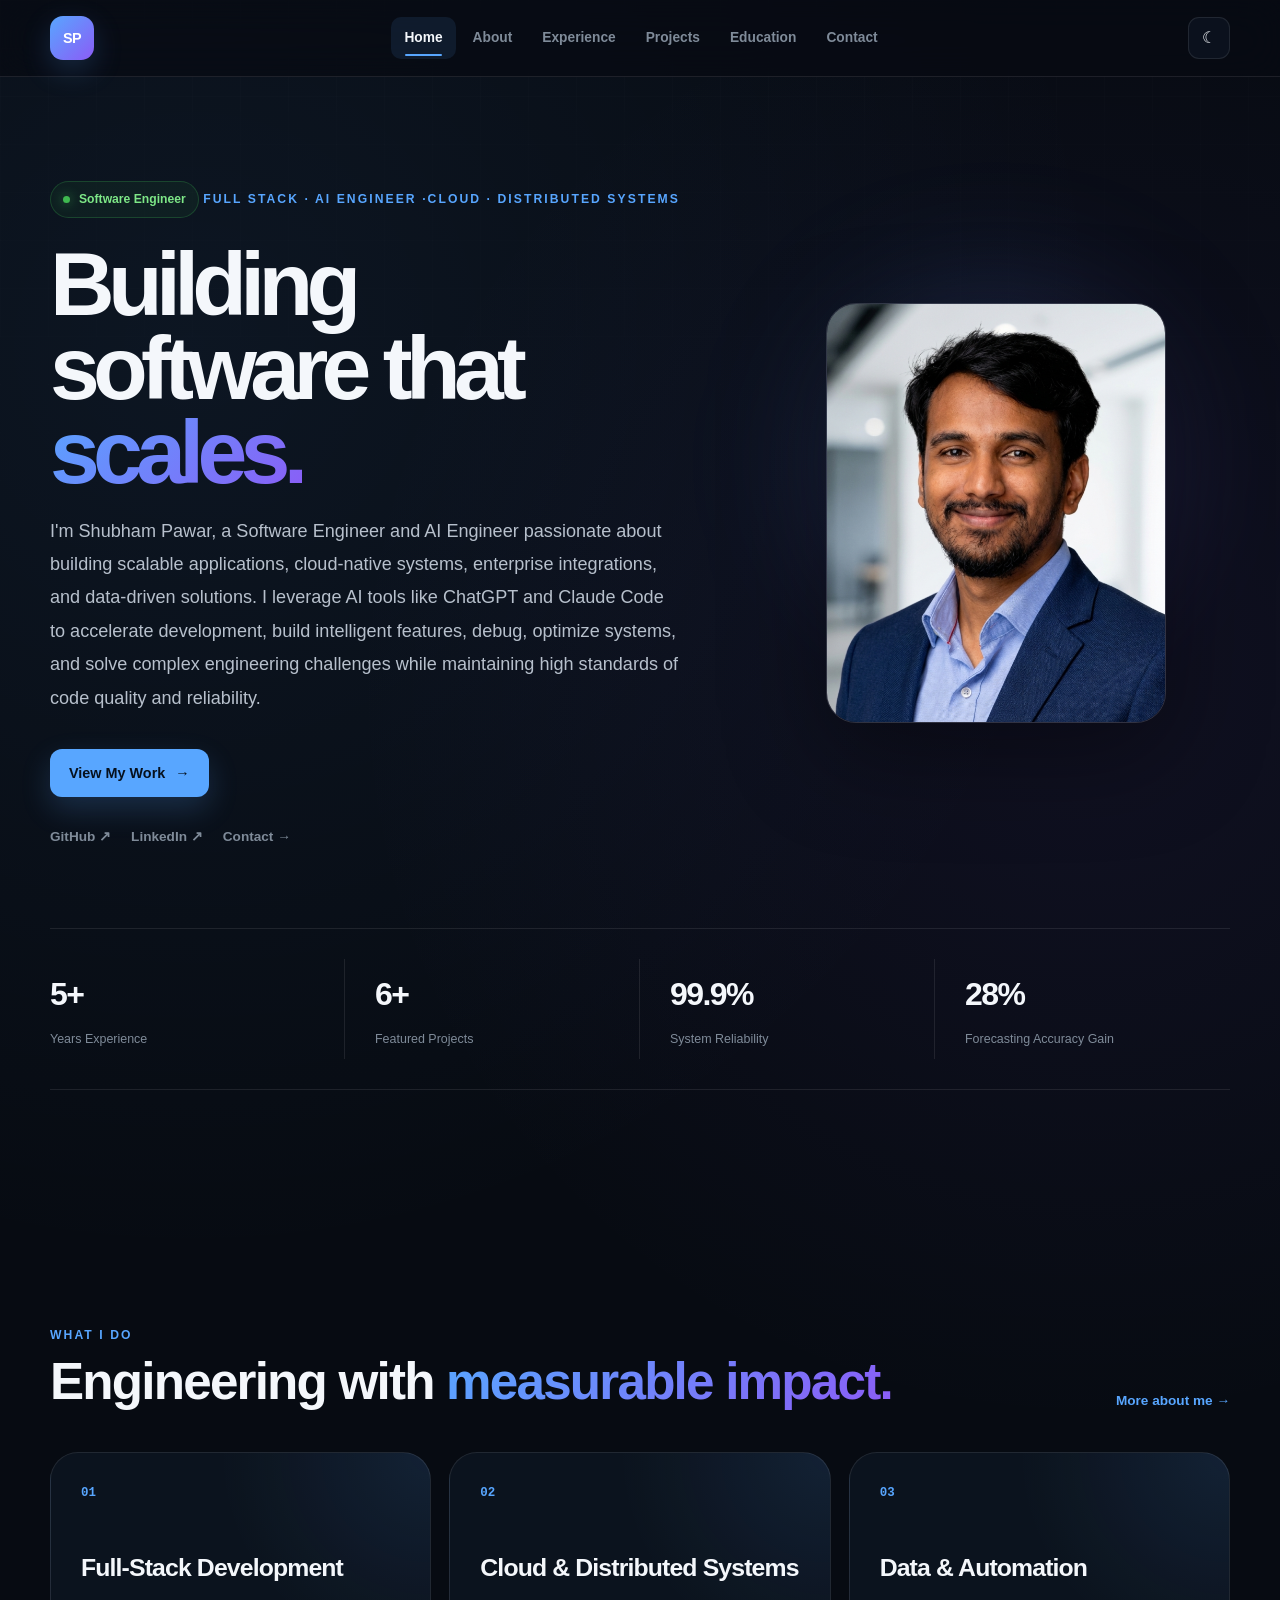
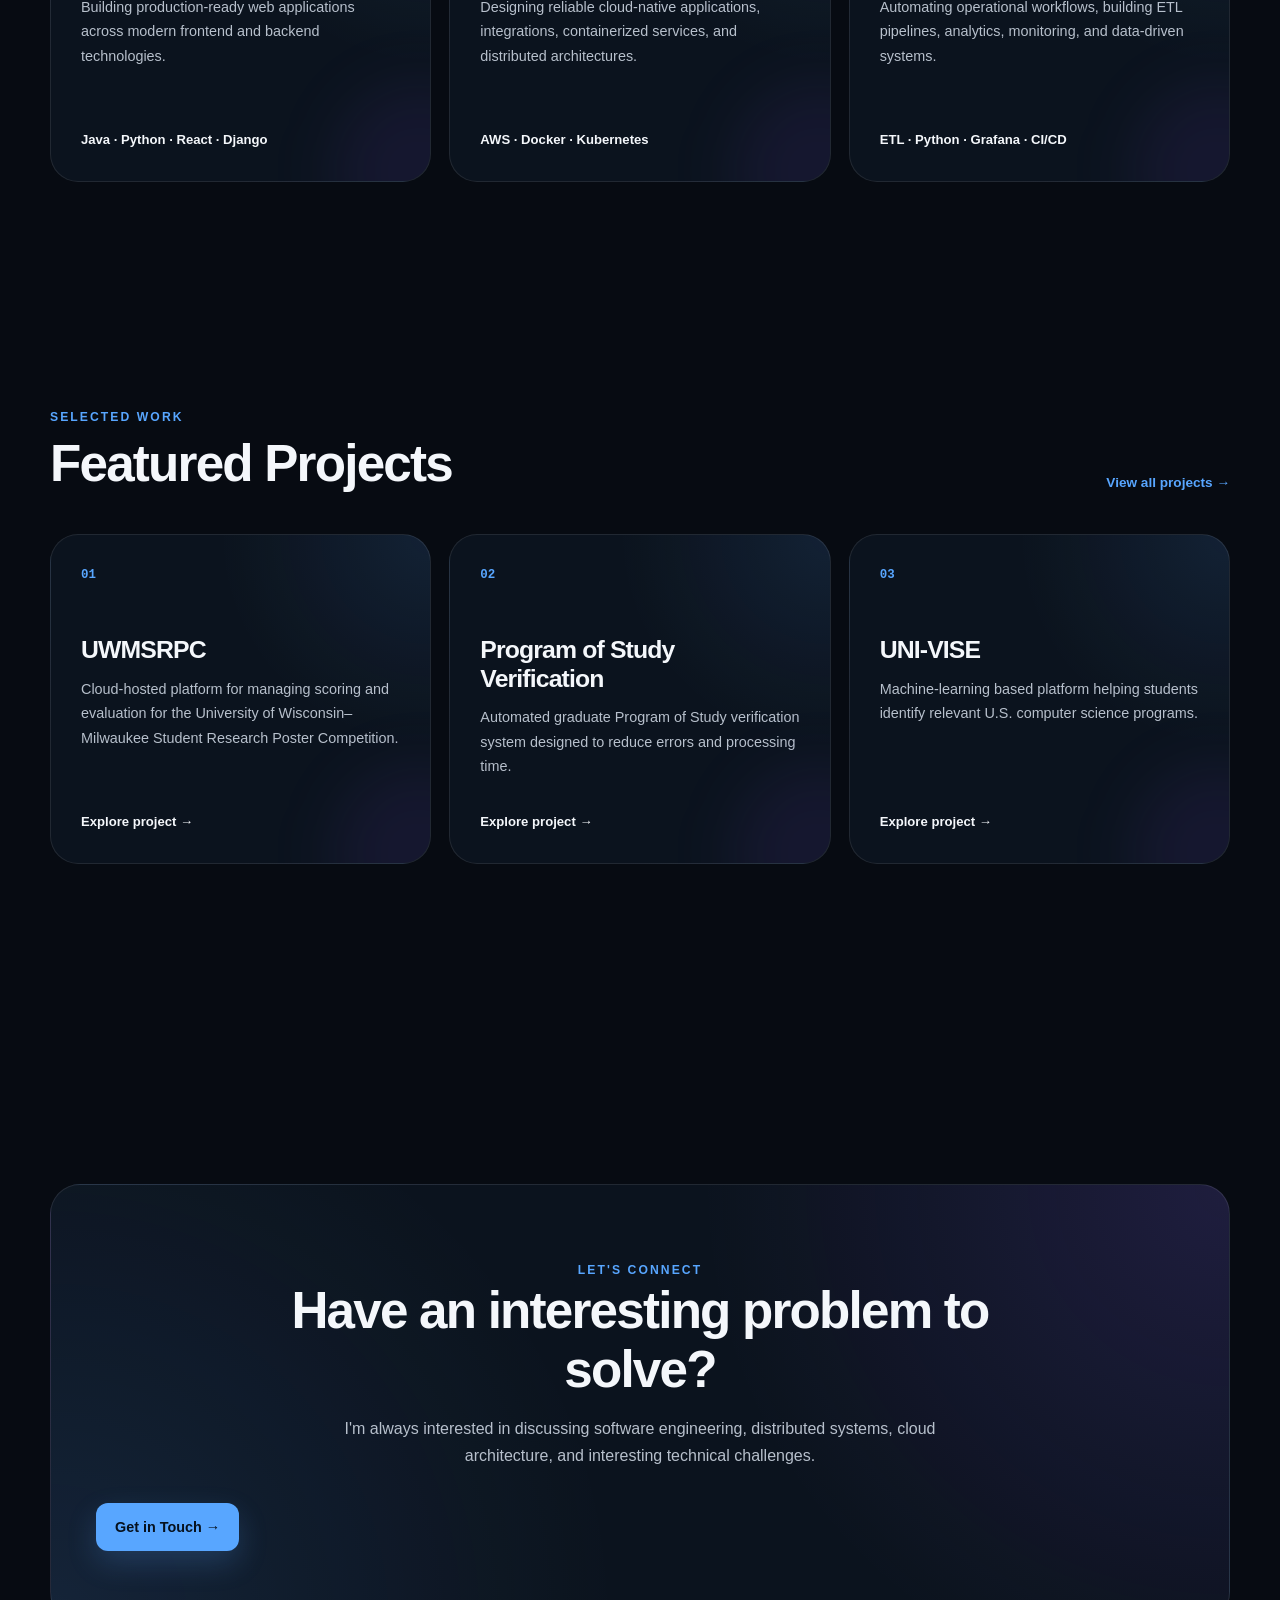
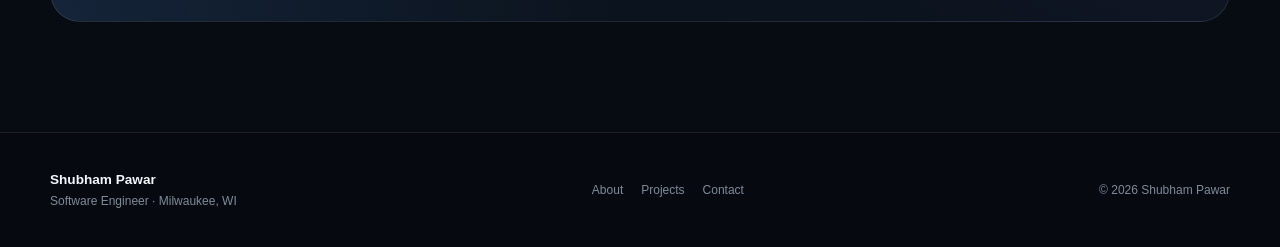
<file: index.html>
<!DOCTYPE html>
<html lang="en">

<head>

    <meta charset="UTF-8">

    <meta
        name="viewport"
        content="width=device-width, initial-scale=1.0"
    >

    <meta
        name="description"
        content="Shubham Pawar — Software Engineer specializing in full-stack development, cloud engineering, distributed systems, and enterprise software."
    >

    <meta
        name="author"
        content="Shubham Pawar"
    >

    <meta
        property="og:title"
        content="Shubham Pawar | Software Engineer"
    >

    <meta
        property="og:description"
        content="Software Engineer specializing in full-stack development, cloud engineering, distributed systems, and enterprise software."
    >

    <meta
        property="og:image"
        content="profile.jpg"
    >

    <title>
        Shubham Pawar | Software Engineer
    </title>

    <link
        rel="stylesheet"
        href="styles.css"
    >

</head>


<body class="dark-mode">


<!-- =====================================================
     NAVBAR
     ===================================================== -->

<nav class="navbar">

    <div class="nav-container">

        <a
            href="index.html"
            class="logo"
            aria-label="Shubham Pawar home"
        >
            SP
        </a>


        <div
            class="nav-links"
            id="nav-links"
        >

            <a href="index.html">
                Home
            </a>

            <a href="about.html">
                About
            </a>

            <a href="experience.html">
                Experience
            </a>

            <a href="projects.html">
                Projects
            </a>

            <a href="education.html">
                Education
            </a>

            <a href="contact.html">
                Contact
            </a>

        </div>


        <div class="nav-actions">

            <button
                id="theme-toggle"
                class="icon-button"
                type="button"
                aria-label="Switch to light mode"
            >
                ☾
            </button>

            <button
                id="menu-toggle"
                class="menu-toggle"
                type="button"
                aria-label="Open navigation menu"
                aria-expanded="false"
            >
                ☰
            </button>

        </div>

    </div>

</nav>


<main>


<!-- =====================================================
     HERO
     ===================================================== -->

<section class="hero">

    <div class="hero-content reveal">

        <div class="status-badge">

            <span class="status-dot"></span>

            Software Engineer

        </div>


        <p class="eyebrow">
            FULL STACK · AI Engineer ·CLOUD · DISTRIBUTED SYSTEMS
        </p>


        <h1>

            Building software that

            <span class="gradient-text">
                scales.
            </span>

        </h1>


        <p class="hero-description">

            I'm Shubham Pawar, a Software Engineer and AI Engineer passionate about building scalable applications, cloud-native systems, enterprise integrations, 
            and data-driven solutions. 
            I leverage AI tools like ChatGPT and Claude Code to accelerate development, build intelligent features, debug, optimize systems, 
            and solve complex engineering challenges while maintaining high standards of code quality and reliability.

        </p>


        <div class="btn-row">

            <a
                href="projects.html"
                class="btn btn-primary"
            >
                View My Work
                <span>→</span>
            </a>


            <!-- <a
                href="assets/resume.pdf"
                class="btn btn-secondary"
                target="_blank"
                rel="noopener"
            >
                Download Resume
                <span>↓</span>
            </a> -->

        </div>


        <div class="social-links">

            <a
                href="https://github.com/shubham-pawar"
                target="_blank"
                rel="noopener noreferrer"
            >
                GitHub ↗
            </a>

            <a
                href="https://www.linkedin.com/in/shubhampawar1/"
                target="_blank"
                rel="noopener noreferrer"
            >
                LinkedIn ↗
            </a>

            <a href="contact.html">
                Contact →
            </a>

        </div>

    </div>


    <div class="hero-image reveal">

        <img
            src="profile.png"
            alt="Portrait of Shubham Pawar"
        >

    </div>

</section>


<!-- =====================================================
     STATS
     ===================================================== -->

<section class="stats reveal">

    <div class="stat">

        <strong>
            5+
        </strong>

        <span>
            Years Experience
        </span>

    </div>


    <div class="stat">

        <strong>
            6+
        </strong>

        <span>
            Featured Projects
        </span>

    </div>


    <div class="stat">

        <strong>
            99.9%
        </strong>

        <span>
            System Reliability
        </span>

    </div>


    <div class="stat">

        <strong>
            28%
        </strong>

        <span>
            Forecasting Accuracy Gain
        </span>

    </div>

</section>


<!-- =====================================================
     INTRO
     ===================================================== -->

<section class="section">

    <div class="container">

        <div class="section-heading reveal">

            <div>

                <span class="eyebrow">
                    WHAT I DO
                </span>

                <h2>
                    Engineering with
                    <span class="gradient-text">
                        measurable impact.
                    </span>
                </h2>

            </div>

            <a href="about.html">
                More about me →
            </a>

        </div>


        <div class="featured-grid">

            <article class="featured-card reveal">

                <span class="project-number">
                    01
                </span>

                <h3>
                    Full-Stack Development
                </h3>

                <p>
                    Building production-ready web
                    applications across modern frontend
                    and backend technologies.
                </p>

                <span class="project-link">
                    Java · Python · React · Django
                </span>

            </article>


            <article class="featured-card reveal">

                <span class="project-number">
                    02
                </span>

                <h3>
                    Cloud & Distributed Systems
                </h3>

                <p>
                    Designing reliable cloud-native
                    applications, integrations,
                    containerized services, and
                    distributed architectures.
                </p>

                <span class="project-link">
                    AWS · Docker · Kubernetes
                </span>

            </article>


            <article class="featured-card reveal">

                <span class="project-number">
                    03
                </span>

                <h3>
                    Data & Automation
                </h3>

                <p>
                    Automating operational workflows,
                    building ETL pipelines, analytics,
                    monitoring, and data-driven systems.
                </p>

                <span class="project-link">
                    ETL · Python · Grafana · CI/CD
                </span>

            </article>

        </div>

    </div>

</section>


<!-- =====================================================
     FEATURED PROJECTS
     ===================================================== -->

<section class="section">

    <div class="container">

        <div class="section-heading reveal">

            <div>

                <span class="eyebrow">
                    SELECTED WORK
                </span>

                <h2>
                    Featured Projects
                </h2>

            </div>

            <a href="projects.html">
                View all projects →
            </a>

        </div>


        <div class="featured-grid">

            <a
                href="projects.html#uwmsrpc"
                class="featured-card reveal"
            >

                <span class="project-number">
                    01
                </span>

                <h3>
                    UWMSRPC
                </h3>

                <p>
                    Cloud-hosted platform for managing
                    scoring and evaluation for the
                    University of Wisconsin–Milwaukee
                    Student Research Poster Competition.
                </p>

                <span class="project-link">
                    Explore project →
                </span>

            </a>


            <a
                href="projects.html#pos"
                class="featured-card reveal"
            >

                <span class="project-number">
                    02
                </span>

                <h3>
                    Program of Study Verification
                </h3>

                <p>
                    Automated graduate Program of Study
                    verification system designed to
                    reduce errors and processing time.
                </p>

                <span class="project-link">
                    Explore project →
                </span>

            </a>


            <a
                href="projects.html#univise"
                class="featured-card reveal"
            >

                <span class="project-number">
                    03
                </span>

                <h3>
                    UNI-VISE
                </h3>

                <p>
                    Machine-learning based platform
                    helping students identify relevant
                    U.S. computer science programs.
                </p>

                <span class="project-link">
                    Explore project →
                </span>

            </a>

        </div>

    </div>

</section>


<!-- =====================================================
     CTA
     ===================================================== -->

<section class="section">

    <div class="container">

        <div class="cta reveal">

            <span class="eyebrow">
                LET'S CONNECT
            </span>

            <h2>
                Have an interesting problem
                to solve?
            </h2>

            <p>
                I'm always interested in discussing
                software engineering, distributed
                systems, cloud architecture, and
                interesting technical challenges.
            </p>

            <div class="btn-row">

                <a
                    href="contact.html"
                    class="btn btn-primary"
                >
                    Get in Touch →
                </a>

            </div>

        </div>

    </div>

</section>


</main>


<!-- =====================================================
     FOOTER
     ===================================================== -->

<footer>

    <div class="footer-container">

        <div>

            <div class="footer-brand">
                Shubham Pawar
            </div>

            <div class="footer-text">
                Software Engineer · Milwaukee, WI
            </div>

        </div>


        <div class="footer-links">

            <a href="about.html">
                About
            </a>

            <a href="projects.html">
                Projects
            </a>

            <a href="contact.html">
                Contact
            </a>

        </div>


        <div class="footer-text">

            © <span id="current-year">
                2026
            </span>
            Shubham Pawar

        </div>

    </div>

</footer>


<script src="script.js"></script>

</body>

</html>
</file>
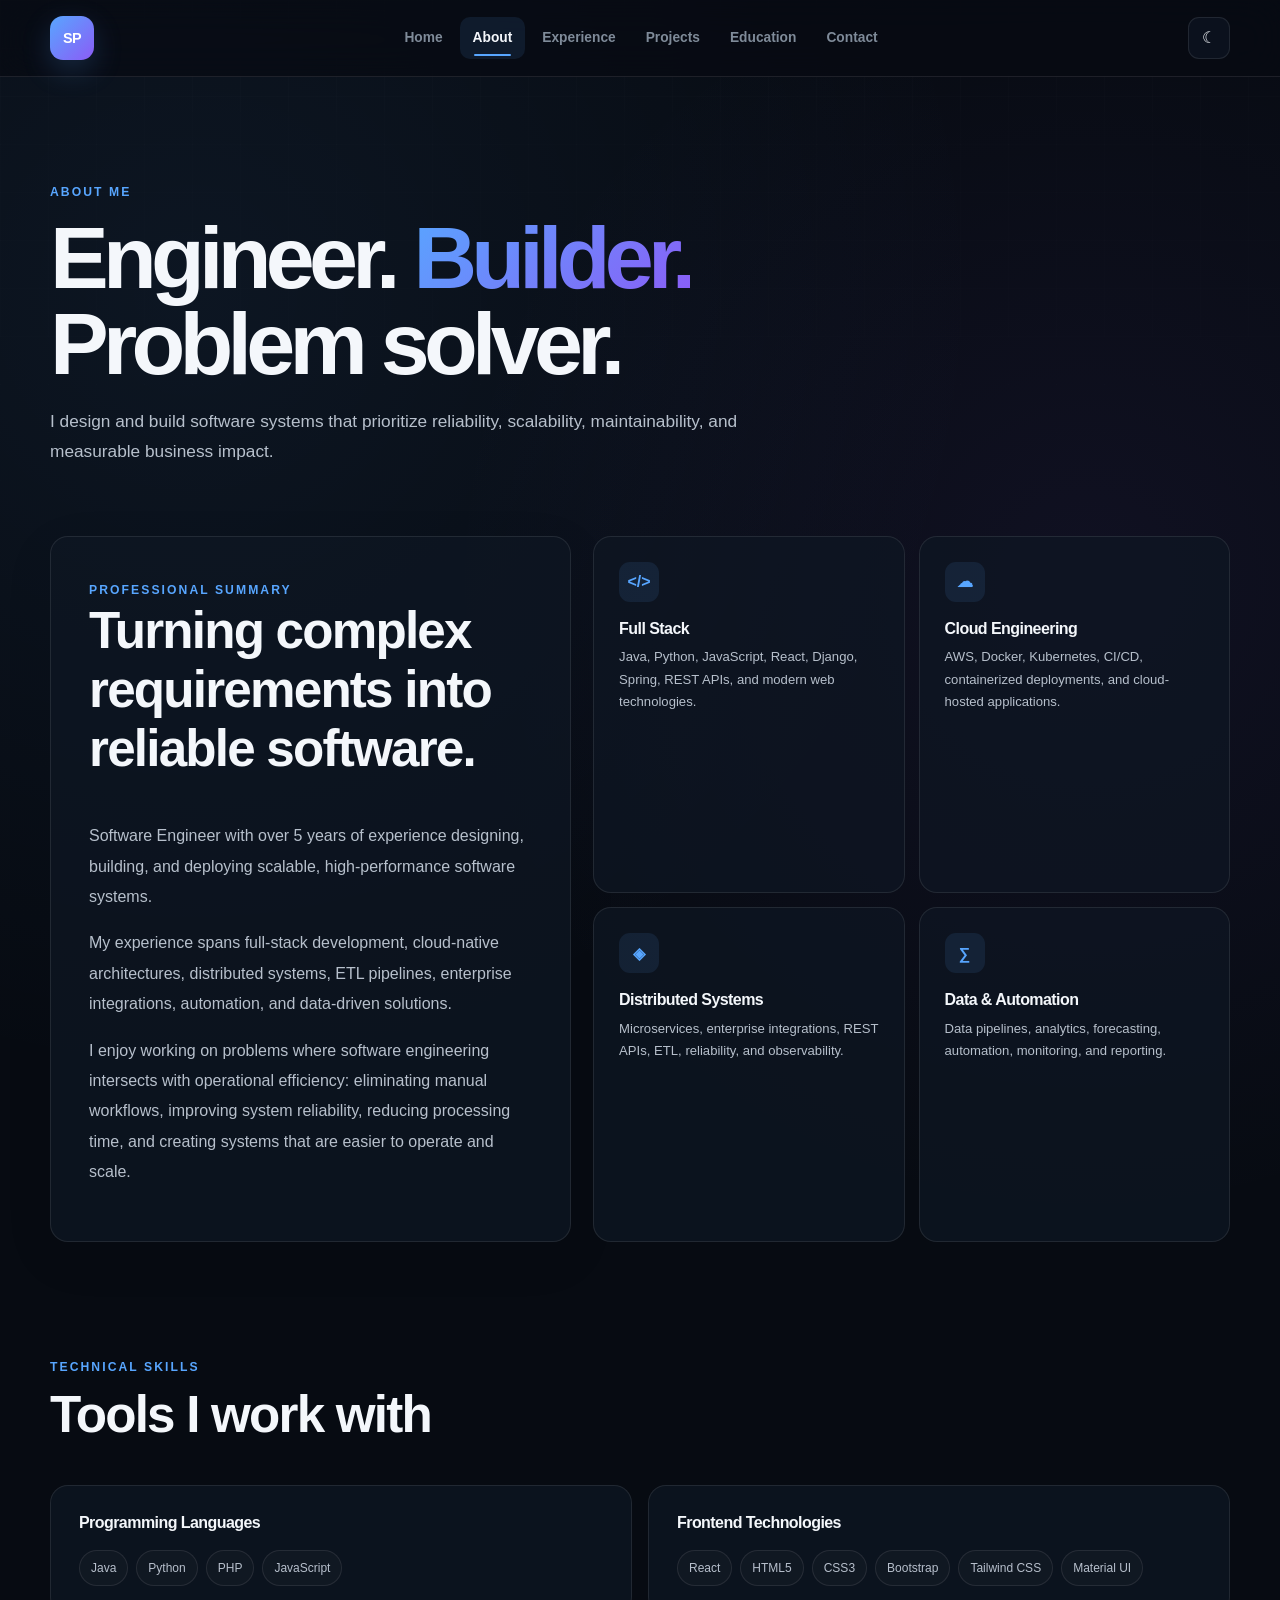
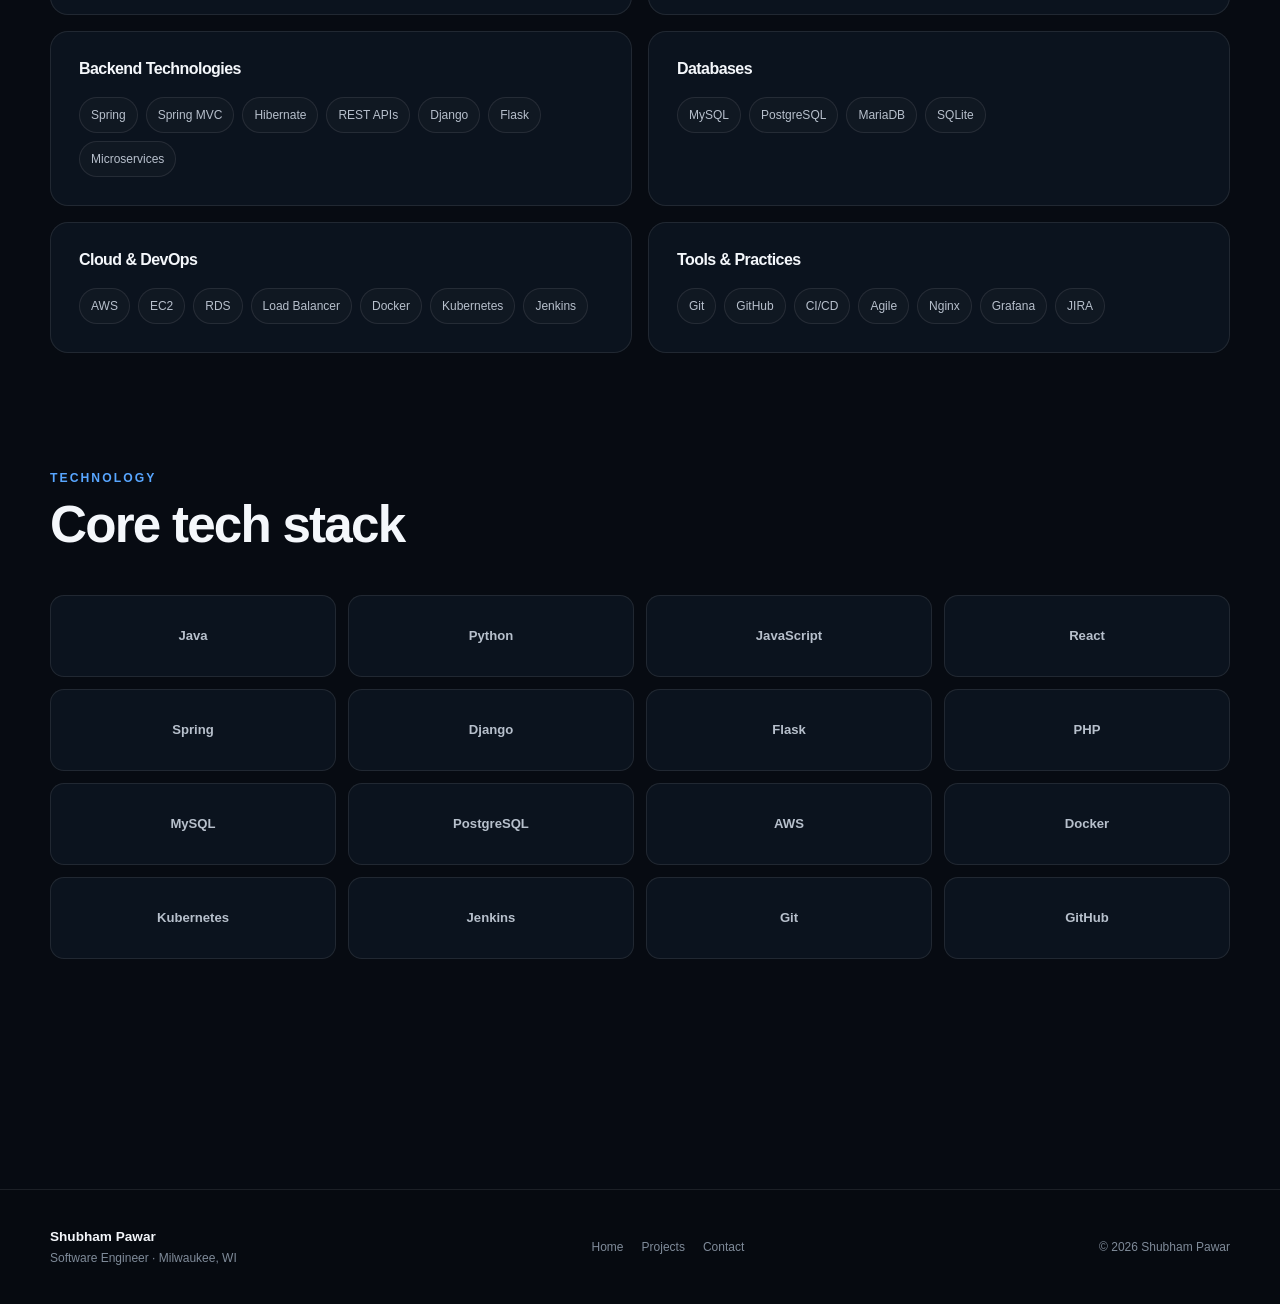
<file: about.html>
<!DOCTYPE html>
<html lang="en">

<head>

    <meta charset="UTF-8">

    <meta
        name="viewport"
        content="width=device-width, initial-scale=1.0"
    >

    <meta
        name="description"
        content="About Shubham Pawar — Software Engineer specializing in full-stack development, cloud engineering, distributed systems, and enterprise software."
    >

    <title>
        About | Shubham Pawar
    </title>

    <link
        rel="stylesheet"
        href="styles.css"
    >

</head>


<body class="dark-mode">


<nav class="navbar">

    <div class="nav-container">

        <a
            href="index.html"
            class="logo"
        >
            SP
        </a>


        <div
            class="nav-links"
            id="nav-links"
        >

            <a href="index.html">
                Home
            </a>

            <a href="about.html">
                About
            </a>

            <a href="experience.html">
                Experience
            </a>

            <a href="projects.html">
                Projects
            </a>

            <a href="education.html">
                Education
            </a>

            <a href="contact.html">
                Contact
            </a>

        </div>


        <div class="nav-actions">

            <button
                id="theme-toggle"
                class="icon-button"
                type="button"
                aria-label="Switch to light mode"
            >
                ☾
            </button>

            <button
                id="menu-toggle"
                class="menu-toggle"
                type="button"
                aria-label="Open navigation menu"
                aria-expanded="false"
            >
                ☰
            </button>

        </div>

    </div>

</nav>


<main>

<section class="page">

<div class="container">


    <header class="page-header reveal">

        <span class="eyebrow">
            ABOUT ME
        </span>

        <h1>
            Engineer.
            <span class="gradient-text">
                Builder.
            </span>
            Problem solver.
        </h1>

        <p>
            I design and build software systems that
            prioritize reliability, scalability,
            maintainability, and measurable business
            impact.
        </p>

    </header>


    <section class="about-grid">

        <article class="card about-copy reveal">

            <span class="eyebrow">
                PROFESSIONAL SUMMARY
            </span>

            <h2>
                Turning complex requirements
                into reliable software.
            </h2>

            <p>
                Software Engineer with over 5 years of
                experience designing, building, and
                deploying scalable, high-performance
                software systems.
            </p>

            <p>
                My experience spans full-stack development,
                cloud-native architectures, distributed
                systems, ETL pipelines, enterprise
                integrations, automation, and
                data-driven solutions.
            </p>

            <p>
                I enjoy working on problems where software
                engineering intersects with operational
                efficiency: eliminating manual workflows,
                improving system reliability, reducing
                processing time, and creating systems that
                are easier to operate and scale.
            </p>

        </article>


        <div class="about-highlights">

            <article class="highlight reveal">

                <div class="highlight-icon">
                    &lt;/&gt;
                </div>

                <h3>
                    Full Stack
                </h3>

                <p>
                    Java, Python, JavaScript, React,
                    Django, Spring, REST APIs, and
                    modern web technologies.
                </p>

            </article>


            <article class="highlight reveal">

                <div class="highlight-icon">
                    ☁
                </div>

                <h3>
                    Cloud Engineering
                </h3>

                <p>
                    AWS, Docker, Kubernetes, CI/CD,
                    containerized deployments, and
                    cloud-hosted applications.
                </p>

            </article>


            <article class="highlight reveal">

                <div class="highlight-icon">
                    ◈
                </div>

                <h3>
                    Distributed Systems
                </h3>

                <p>
                    Microservices, enterprise
                    integrations, REST APIs, ETL,
                    reliability, and observability.
                </p>

            </article>


            <article class="highlight reveal">

                <div class="highlight-icon">
                    ∑
                </div>

                <h3>
                    Data & Automation
                </h3>

                <p>
                    Data pipelines, analytics,
                    forecasting, automation,
                    monitoring, and reporting.
                </p>

            </article>

        </div>

    </section>


    <!-- SKILLS -->

    <section
        class="section"
        style="padding-bottom: 0;"
    >

        <div class="section-heading reveal">

            <div>

                <span class="eyebrow">
                    TECHNICAL SKILLS
                </span>

                <h2>
                    Tools I work with
                </h2>

            </div>

        </div>


        <div class="skills-grid">

            <article class="skill-card reveal">

                <h3>
                    Programming Languages
                </h3>

                <div class="skill-tags">

                    <span>Java</span>
                    <span>Python</span>
                    <span>PHP</span>
                    <span>JavaScript</span>

                </div>

            </article>


            <article class="skill-card reveal">

                <h3>
                    Frontend Technologies
                </h3>

                <div class="skill-tags">

                    <span>React</span>
                    <span>HTML5</span>
                    <span>CSS3</span>
                    <span>Bootstrap</span>
                    <span>Tailwind CSS</span>
                    <span>Material UI</span>

                </div>

            </article>


            <article class="skill-card reveal">

                <h3>
                    Backend Technologies
                </h3>

                <div class="skill-tags">

                    <span>Spring</span>
                    <span>Spring MVC</span>
                    <span>Hibernate</span>
                    <span>REST APIs</span>
                    <span>Django</span>
                    <span>Flask</span>
                    <span>Microservices</span>

                </div>

            </article>


            <article class="skill-card reveal">

                <h3>
                    Databases
                </h3>

                <div class="skill-tags">

                    <span>MySQL</span>
                    <span>PostgreSQL</span>
                    <span>MariaDB</span>
                    <span>SQLite</span>

                </div>

            </article>


            <article class="skill-card reveal">

                <h3>
                    Cloud & DevOps
                </h3>

                <div class="skill-tags">

                    <span>AWS</span>
                    <span>EC2</span>
                    <span>RDS</span>
                    <span>Load Balancer</span>
                    <span>Docker</span>
                    <span>Kubernetes</span>
                    <span>Jenkins</span>

                </div>

            </article>


            <article class="skill-card reveal">

                <h3>
                    Tools & Practices
                </h3>

                <div class="skill-tags">

                    <span>Git</span>
                    <span>GitHub</span>
                    <span>CI/CD</span>
                    <span>Agile</span>
                    <span>Nginx</span>
                    <span>Grafana</span>
                    <span>JIRA</span>

                </div>

            </article>

        </div>

    </section>


    <!-- TECH STACK -->

    <section class="section">

        <div class="section-heading reveal">

            <div>

                <span class="eyebrow">
                    TECHNOLOGY
                </span>

                <h2>
                    Core tech stack
                </h2>

            </div>

        </div>


        <div class="tech-grid">

            <div class="tech-item reveal">
                Java
            </div>

            <div class="tech-item reveal">
                Python
            </div>

            <div class="tech-item reveal">
                JavaScript
            </div>

            <div class="tech-item reveal">
                React
            </div>

            <div class="tech-item reveal">
                Spring
            </div>

            <div class="tech-item reveal">
                Django
            </div>

            <div class="tech-item reveal">
                Flask
            </div>

            <div class="tech-item reveal">
                PHP
            </div>

            <div class="tech-item reveal">
                MySQL
            </div>

            <div class="tech-item reveal">
                PostgreSQL
            </div>

            <div class="tech-item reveal">
                AWS
            </div>

            <div class="tech-item reveal">
                Docker
            </div>

            <div class="tech-item reveal">
                Kubernetes
            </div>

            <div class="tech-item reveal">
                Jenkins
            </div>

            <div class="tech-item reveal">
                Git
            </div>

            <div class="tech-item reveal">
                GitHub
            </div>

        </div>

    </section>


</div>

</section>

</main>


<footer>

    <div class="footer-container">

        <div>

            <div class="footer-brand">
                Shubham Pawar
            </div>

            <div class="footer-text">
                Software Engineer · Milwaukee, WI
            </div>

        </div>

        <div class="footer-links">

            <a href="index.html">
                Home
            </a>

            <a href="projects.html">
                Projects
            </a>

            <a href="contact.html">
                Contact
            </a>

        </div>

        <div class="footer-text">

            © <span id="current-year">
                2026
            </span>
            Shubham Pawar

        </div>

    </div>

</footer>


<script src="script.js"></script>

</body>

</html>
</file>
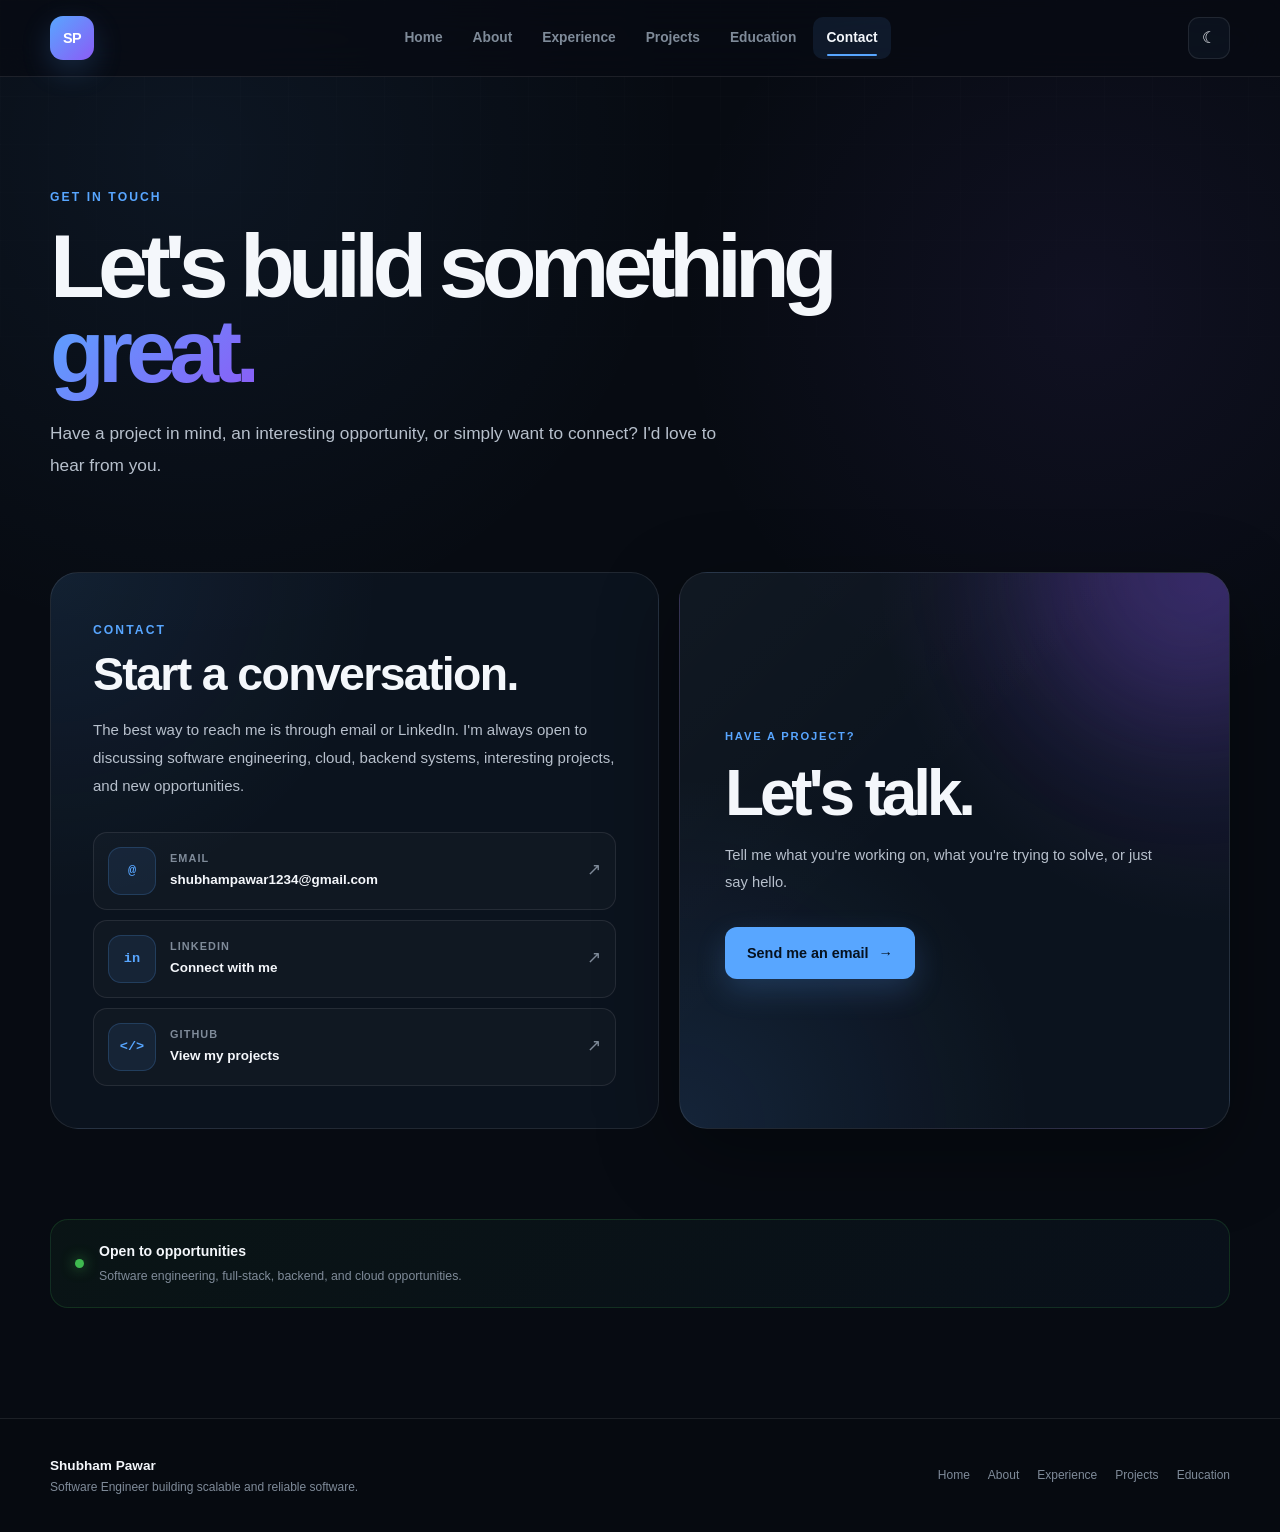
<file: contact.html>
<!DOCTYPE html> <html lang="en"> <head> <meta charset="UTF-8"> <meta name="viewport" content="width=device-width, initial-scale=1.0">
<title>Contact | Shubham Pawar</title>

<meta
    name="description"
    content="Get in touch with Shubham Pawar, Software Engineer."
>

<link rel="stylesheet" href="styles.css">

</head> <body>
<!-- =====================================================
     NAVIGATION
====================================================== -->

<nav class="navbar">

    <div class="nav-container">

        <a
            href="index.html"
            class="logo"
            aria-label="Shubham Pawar Home"
        >
            <span>SP</span>
        </a>


        <div class="nav-links" id="nav-links">

            <a href="index.html">Home</a>

            <a href="about.html">About</a>

            <a href="experience.html">Experience</a>

            <a href="projects.html">Projects</a>

            <a href="education.html">Education</a>

            <a
                href="contact.html"
                class="active"
                aria-current="page"
            >
                Contact
            </a>

        </div>


        <div class="nav-actions">

            <button
                id="theme-toggle"
                class="icon-button"
                type="button"
                aria-label="Switch to light mode"
            >
                ☾
            </button>

            <button
                id="menu-toggle"
                class="menu-toggle"
                type="button"
                aria-label="Open navigation menu"
                aria-expanded="false"
            >
                ☰
            </button>

        </div>

    </div>

</nav>


<!-- =====================================================
     MAIN
====================================================== -->

<main>

    <!-- HERO -->

    <section class="contact-page-hero">

        <div class="contact-page-hero-inner reveal">

            <span class="eyebrow">
                GET IN TOUCH
            </span>

            <h1>
                Let's build something
                <span class="gradient-text">great.</span>
            </h1>

            <p>
                Have a project in mind, an interesting opportunity,
                or simply want to connect? I'd love to hear from you.
            </p>

        </div>

    </section>


    <!-- CONTACT CONTENT -->

    <section class="contact-page-section">

        <div class="contact-page-grid">


            <!-- LEFT COLUMN -->

            <div class="contact-page-info reveal">

                <span class="eyebrow">
                    CONTACT
                </span>

                <h2>
                    Start a conversation.
                </h2>

                <p class="contact-page-description">
                    The best way to reach me is through email or
                    LinkedIn. I'm always open to discussing software
                    engineering, cloud, backend systems, interesting
                    projects, and new opportunities.
                </p>


                <div class="contact-page-methods">


                    <!-- EMAIL -->

                    <a
                        class="contact-page-method"
                        href="mailto:shubhampawar1234@gmail.com"
                    >

                        <span class="contact-page-icon">
                            @
                        </span>

                        <span class="contact-page-method-text">

                            <small>Email</small>

                            <strong>
                                shubhampawar1234@gmail.com
                            </strong>

                        </span>

                        <span class="contact-page-arrow">
                            ↗
                        </span>

                    </a>


                    <!-- LINKEDIN -->

                    <a
                        class="contact-page-method"
                        href="https://www.linkedin.com/in/shubhampawar1/"
                        target="_blank"
                        rel="noopener noreferrer"
                    >

                        <span class="contact-page-icon">
                            in
                        </span>

                        <span class="contact-page-method-text">

                            <small>LinkedIn</small>

                            <strong>
                                Connect with me
                            </strong>

                        </span>

                        <span class="contact-page-arrow">
                            ↗
                        </span>

                    </a>


                    <!-- GITHUB -->

                    <a
                        class="contact-page-method"
                        href="https://github.com/shubham-pawar"
                        target="_blank"
                        rel="noopener noreferrer"
                    >

                        <span class="contact-page-icon">
                            &lt;/&gt;
                        </span>

                        <span class="contact-page-method-text">

                            <small>GitHub</small>

                            <strong>
                                View my projects
                            </strong>

                        </span>

                        <span class="contact-page-arrow">
                            ↗
                        </span>

                    </a>

                </div>

            </div>


            <!-- RIGHT COLUMN -->

            <div class="contact-page-card reveal">

                <div class="contact-page-orb"></div>

                <div class="contact-page-card-content">

                    <span class="contact-page-card-label">
                        HAVE A PROJECT?
                    </span>

                    <h2>
                        Let's talk.
                    </h2>

                    <p>
                        Tell me what you're working on, what you're
                        trying to solve, or just say hello.
                    </p>

                    <a
                        href="mailto:shubhampawar1234@gmail.com"
                        class="btn btn-primary contact-page-button"
                    >
                        Send me an email
                        <span>→</span>
                    </a>

                </div>

            </div>

        </div>

    </section>


    <!-- AVAILABILITY -->

    <section class="contact-availability">

        <div class="contact-availability-card reveal">

            <span class="contact-availability-dot"></span>

            <div>

                <strong>
                    Open to opportunities
                </strong>

                <p>
                    Software engineering, full-stack, backend,
                    and cloud opportunities.
                </p>

            </div>

        </div>

    </section>

</main>


<!-- =====================================================
     FOOTER
====================================================== -->

<footer>

    <div class="footer-container">

        <div>

            <div class="footer-brand">
                Shubham Pawar
            </div>

            <div class="footer-text">
                Software Engineer building scalable
                and reliable software.
            </div>

        </div>


        <div class="footer-links">

            <a href="index.html">Home</a>

            <a href="about.html">About</a>

            <a href="experience.html">Experience</a>

            <a href="projects.html">Projects</a>

            <a href="education.html">Education</a>

        </div>

    </div>

</footer>


<script src="script.js"></script>

</body> </html>
</file>
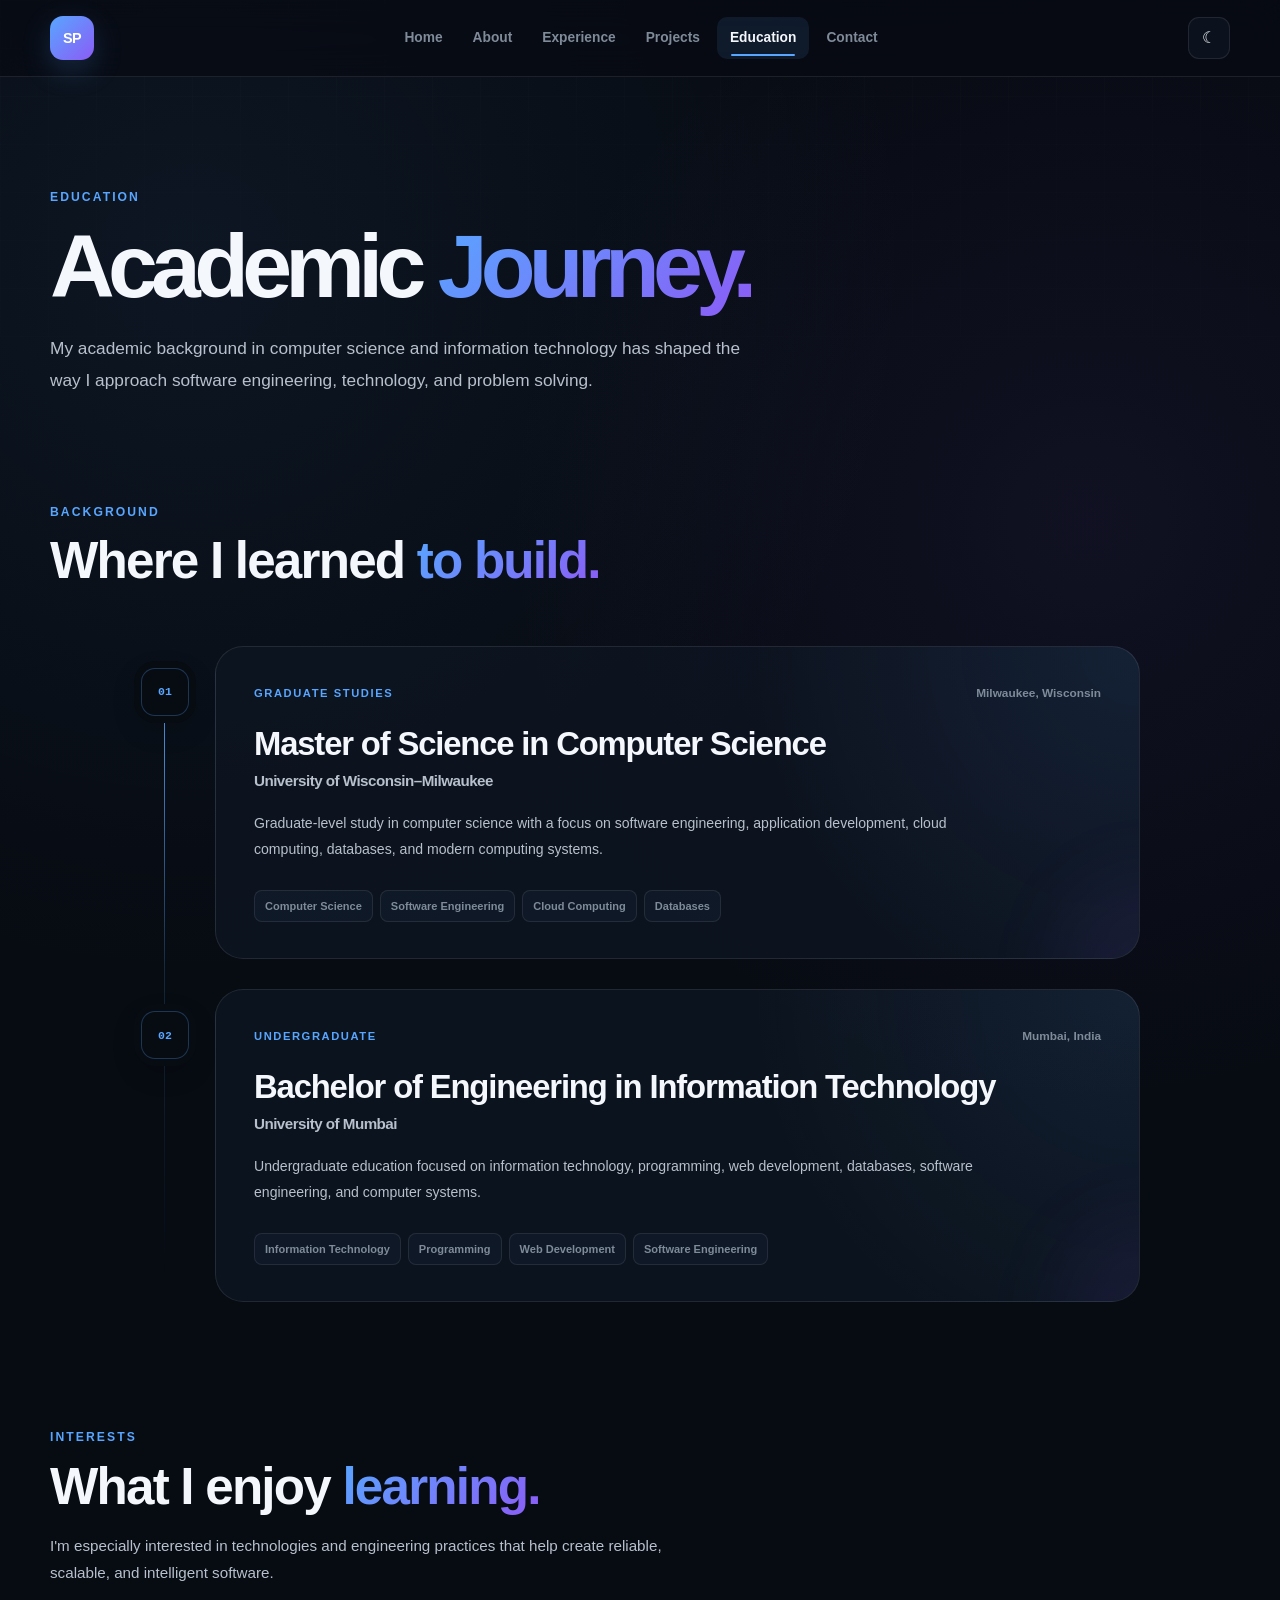
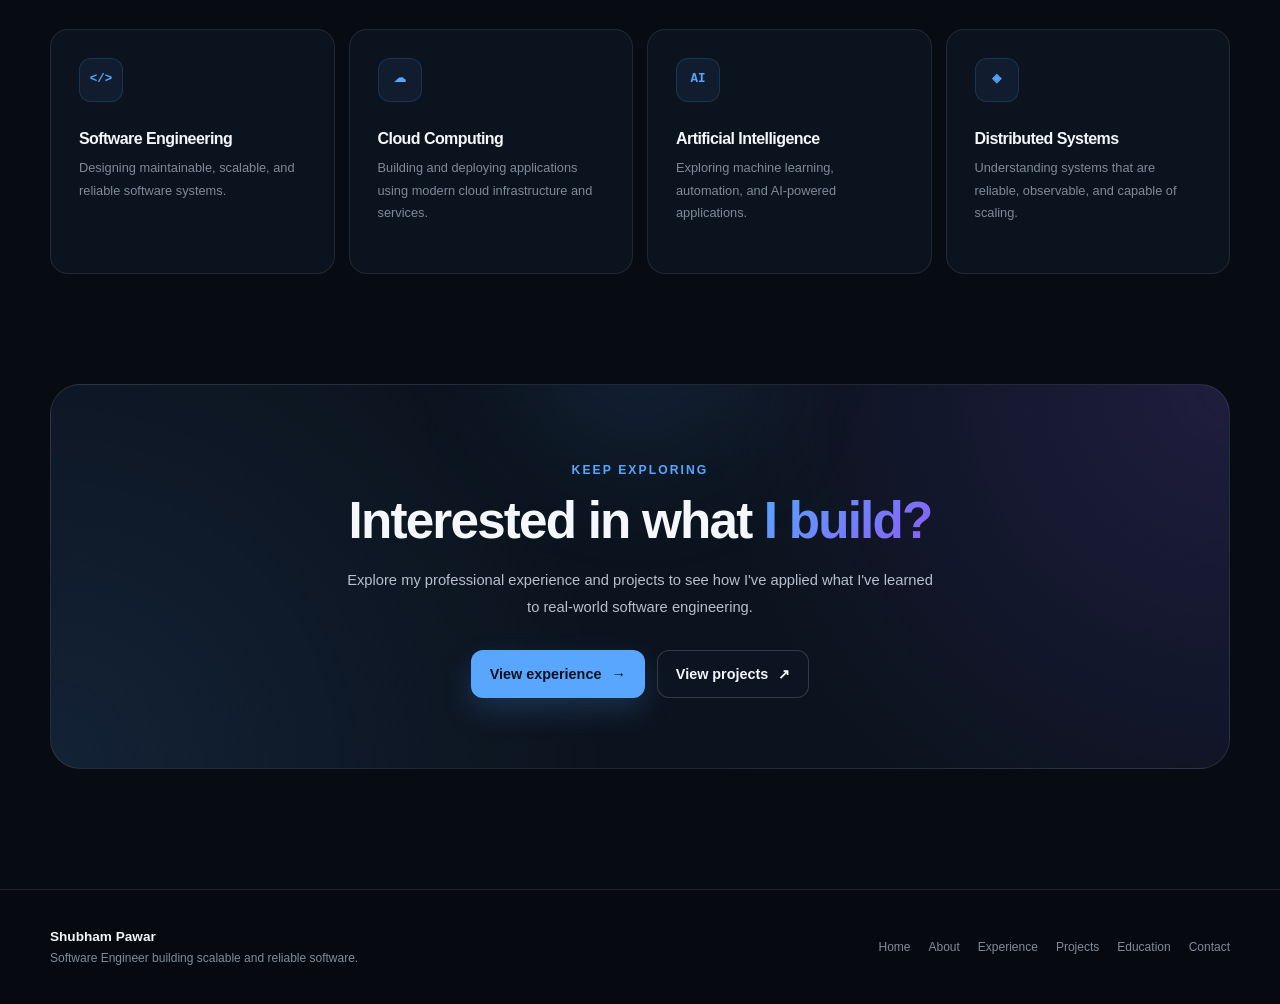
<file: education.html>
<!DOCTYPE html> <html lang="en"> <head> <meta charset="UTF-8"> <meta name="viewport" content="width=device-width, initial-scale=1.0" >
<title>Education | Shubham Pawar</title>

<meta
    name="description"
    content="Education background of Shubham Pawar, Software Engineer."
>

<link rel="stylesheet" href="styles.css">

</head> <body>
<!-- =====================================================
     NAVIGATION
====================================================== -->

<nav class="navbar">

    <div class="nav-container">

        <a
            href="index.html"
            class="logo"
            aria-label="Shubham Pawar Home"
        >
            <span>SP</span>
        </a>


        <div class="nav-links" id="nav-links">

            <a href="index.html">Home</a>

            <a href="about.html">About</a>

            <a href="experience.html">Experience</a>

            <a href="projects.html">Projects</a>

            <a
                href="education.html"
                class="active"
                aria-current="page"
            >
                Education
            </a>

            <a href="contact.html">Contact</a>

        </div>


        <div class="nav-actions">

            <button
                id="theme-toggle"
                class="icon-button"
                type="button"
                aria-label="Switch to light mode"
            >
                ☾
            </button>

            <button
                class="menu-toggle"
                id="menu-toggle"
                type="button"
                aria-label="Open navigation menu"
                aria-expanded="false"
            >
                ☰
            </button>

        </div>

    </div>

</nav>


<!-- =====================================================
     MAIN
====================================================== -->

<main>

    <!-- PAGE HERO -->

    <section class="education-page-hero">

        <div class="education-page-hero-inner reveal">

            <span class="eyebrow">
                EDUCATION
            </span>

            <h1>
                Academic
                <span class="gradient-text">
                    Journey.
                </span>
            </h1>

            <p>
                My academic background in computer science and
                information technology has shaped the way I
                approach software engineering, technology,
                and problem solving.
            </p>

        </div>

    </section>


    <!-- =================================================
         EDUCATION TIMELINE
    ================================================== -->

    <section class="education-page-section">

        <div class="education-page-heading reveal">

            <span class="eyebrow">
                BACKGROUND
            </span>

            <h2>
                Where I learned
                <span class="gradient-text">
                    to build.
                </span>
            </h2>

        </div>


        <div class="education-page-timeline">


            <!-- MASTER'S -->

            <article class="education-page-item reveal">

                <div class="education-page-line">

                    <span class="education-page-number">
                        01
                    </span>

                </div>


                <div class="education-page-card">

                    <div class="education-page-card-top">

                        <span class="education-page-level">
                            GRADUATE STUDIES
                        </span>

                        <span class="education-page-location">
                            Milwaukee, Wisconsin
                        </span>

                    </div>


                    <h2>
                        Master of Science in Computer Science
                    </h2>

                    <h3>
                        University of Wisconsin–Milwaukee
                    </h3>


                    <p>
                        Graduate-level study in computer science
                        with a focus on software engineering,
                        application development, cloud computing,
                        databases, and modern computing systems.
                    </p>


                    <div class="education-page-tags">

                        <span>Computer Science</span>

                        <span>Software Engineering</span>

                        <span>Cloud Computing</span>

                        <span>Databases</span>

                    </div>

                </div>

            </article>


            <!-- BACHELOR'S -->

            <article class="education-page-item reveal">

                <div class="education-page-line">

                    <span class="education-page-number">
                        02
                    </span>

                </div>


                <div class="education-page-card">

                    <div class="education-page-card-top">

                        <span class="education-page-level">
                            UNDERGRADUATE
                        </span>

                        <span class="education-page-location">
                            Mumbai, India
                        </span>

                    </div>


                    <h2>
                        Bachelor of Engineering in
                        Information Technology
                    </h2>

                    <h3>
                        University of Mumbai
                    </h3>


                    <p>
                        Undergraduate education focused on
                        information technology, programming,
                        web development, databases, software
                        engineering, and computer systems.
                    </p>


                    <div class="education-page-tags">

                        <span>Information Technology</span>

                        <span>Programming</span>

                        <span>Web Development</span>

                        <span>Software Engineering</span>

                    </div>

                </div>

            </article>

        </div>

    </section>


    <!-- =================================================
         ACADEMIC INTERESTS
    ================================================== -->

    <section class="education-interests-section">

        <div class="education-interests-heading reveal">

            <span class="eyebrow">
                INTERESTS
            </span>

            <h2>
                What I enjoy
                <span class="gradient-text">
                    learning.
                </span>
            </h2>

            <p>
                I'm especially interested in technologies and
                engineering practices that help create reliable,
                scalable, and intelligent software.
            </p>

        </div>


        <div class="education-interest-grid">


            <!-- SOFTWARE ENGINEERING -->

            <article class="education-interest-card reveal">

                <span class="education-interest-icon">
                    &lt;/&gt;
                </span>

                <h3>
                    Software Engineering
                </h3>

                <p>
                    Designing maintainable, scalable, and
                    reliable software systems.
                </p>

            </article>


            <!-- CLOUD -->

            <article class="education-interest-card reveal">

                <span class="education-interest-icon">
                    ☁
                </span>

                <h3>
                    Cloud Computing
                </h3>

                <p>
                    Building and deploying applications using
                    modern cloud infrastructure and services.
                </p>

            </article>


            <!-- AI -->

            <article class="education-interest-card reveal">

                <span class="education-interest-icon">
                    AI
                </span>

                <h3>
                    Artificial Intelligence
                </h3>

                <p>
                    Exploring machine learning, automation,
                    and AI-powered applications.
                </p>

            </article>


            <!-- DISTRIBUTED SYSTEMS -->

            <article class="education-interest-card reveal">

                <span class="education-interest-icon">
                    ◈
                </span>

                <h3>
                    Distributed Systems
                </h3>

                <p>
                    Understanding systems that are reliable,
                    observable, and capable of scaling.
                </p>

            </article>

        </div>

    </section>


    <!-- =================================================
         CTA
    ================================================== -->

    <section class="education-page-cta">

        <div class="education-page-cta-inner reveal">

            <span class="eyebrow">
                KEEP EXPLORING
            </span>

            <h2>
                Interested in what
                <span class="gradient-text">
                    I build?
                </span>
            </h2>

            <p>
                Explore my professional experience and
                projects to see how I've applied what I've
                learned to real-world software engineering.
            </p>

            <div class="btn-row">

                <a
                    href="experience.html"
                    class="btn btn-primary"
                >
                    View experience
                    <span>→</span>
                </a>

                <a
                    href="projects.html"
                    class="btn btn-secondary"
                >
                    View projects
                    <span>↗</span>
                </a>

            </div>

        </div>

    </section>

</main>


<!-- =====================================================
     FOOTER
====================================================== -->

<footer>

    <div class="footer-container">

        <div>

            <div class="footer-brand">
                Shubham Pawar
            </div>

            <div class="footer-text">
                Software Engineer building scalable
                and reliable software.
            </div>

        </div>


        <div class="footer-links">

            <a href="index.html">Home</a>

            <a href="about.html">About</a>

            <a href="experience.html">Experience</a>

            <a href="projects.html">Projects</a>

            <a href="education.html">Education</a>

            <a href="contact.html">Contact</a>

        </div>

    </div>

</footer>


<script src="script.js"></script>

</body> </html>
</file>
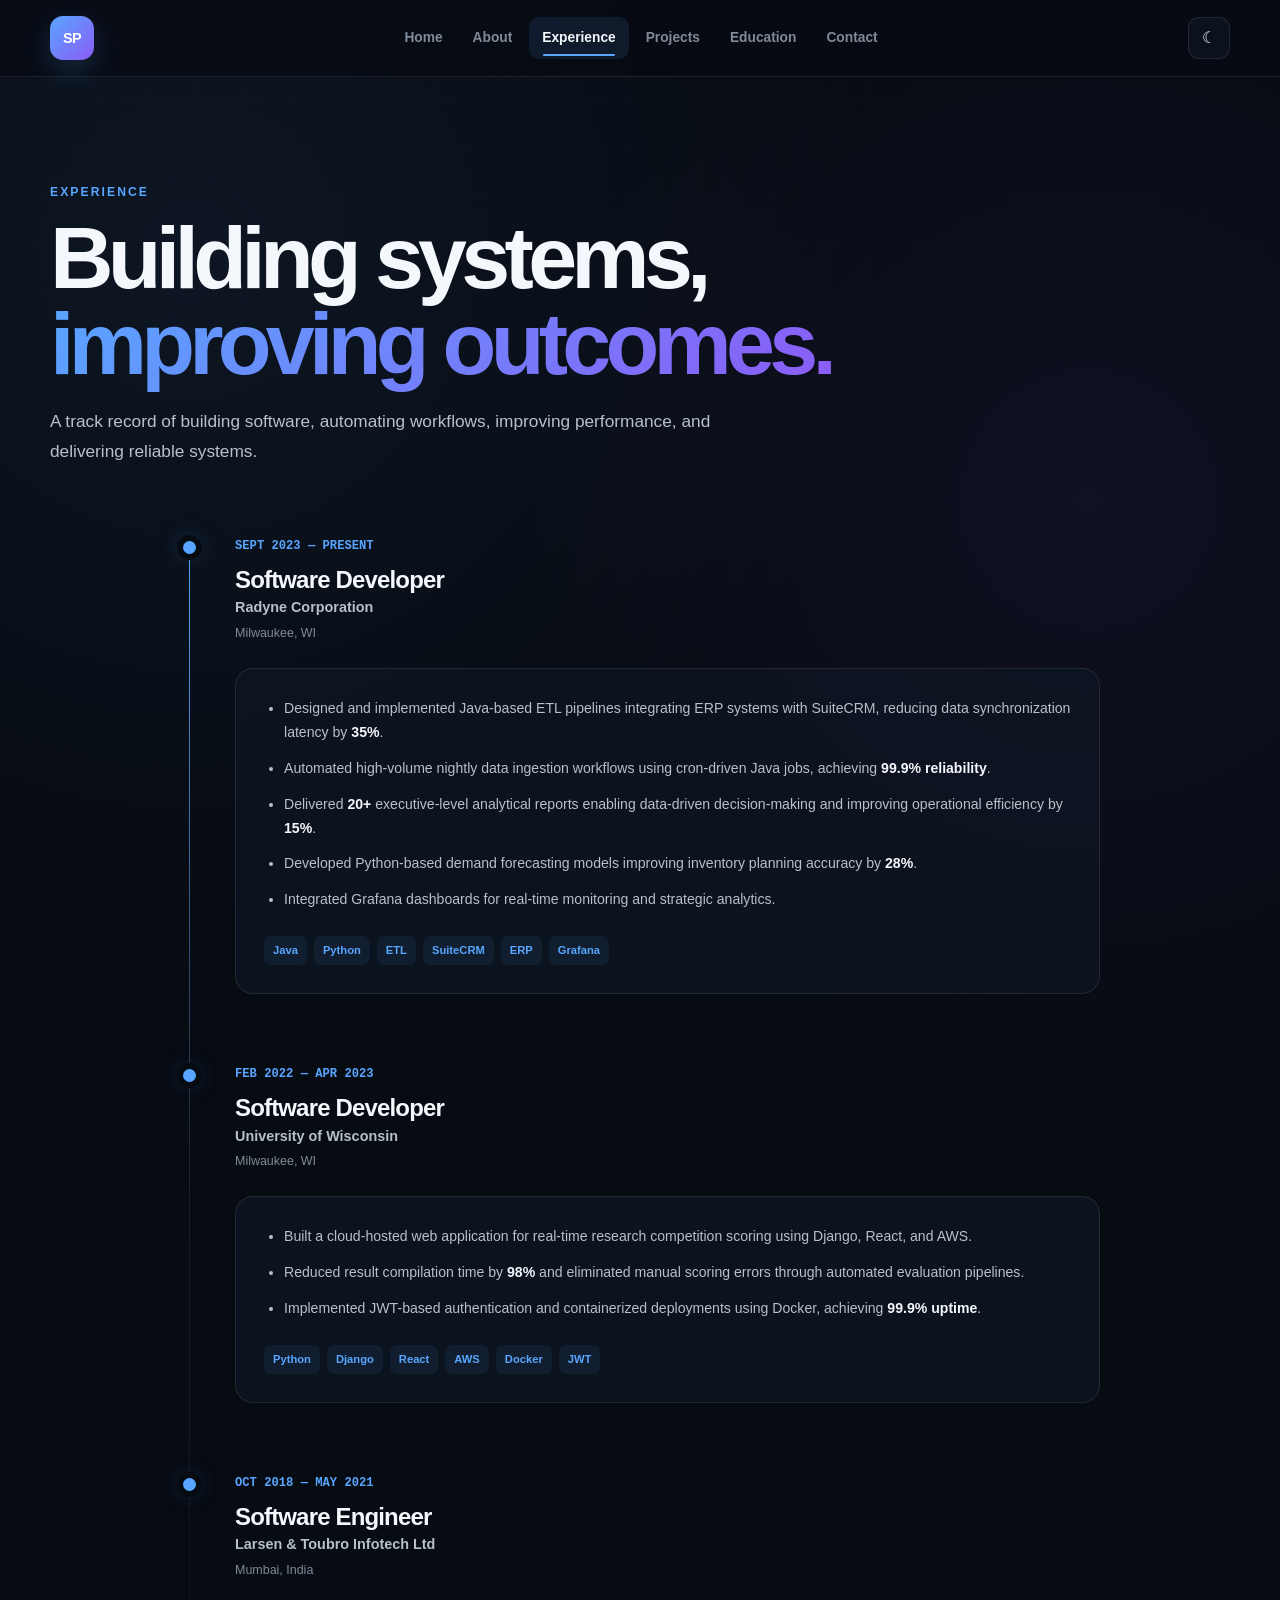
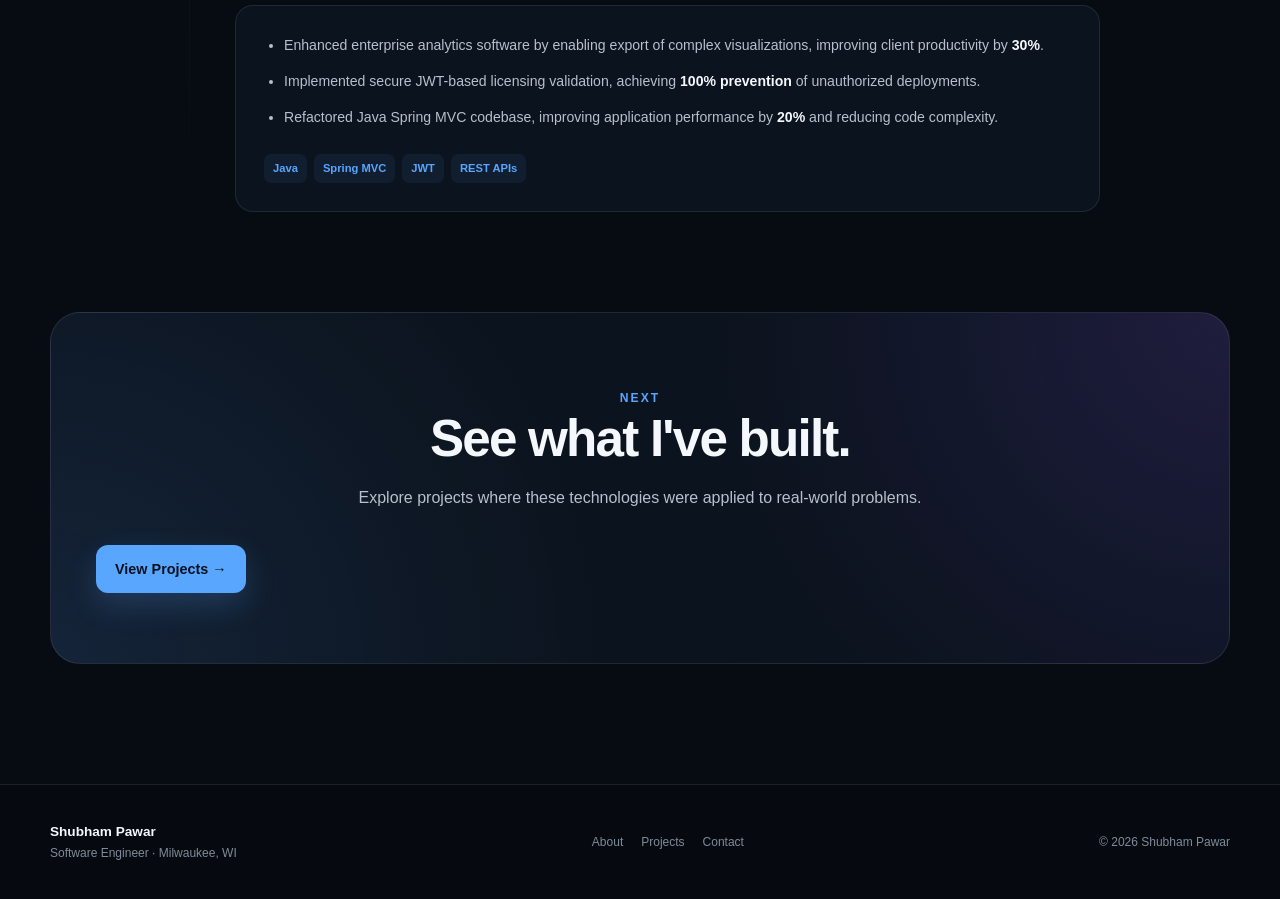
<file: experience.html>
<!DOCTYPE html>
<html lang="en">

<head>

    <meta charset="UTF-8">

    <meta
        name="viewport"
        content="width=device-width, initial-scale=1.0"
    >

    <meta
        name="description"
        content="Professional experience of Shubham Pawar, Software Engineer."
    >

    <title>
        Experience | Shubham Pawar
    </title>

    <link
        rel="stylesheet"
        href="styles.css"
    >

</head>


<body class="dark-mode">


<nav class="navbar">

    <div class="nav-container">

        <a href="index.html" class="logo">
            SP
        </a>

        <div
            class="nav-links"
            id="nav-links"
        >

            <a href="index.html">
                Home
            </a>

            <a href="about.html">
                About
            </a>

            <a href="experience.html">
                Experience
            </a>

            <a href="projects.html">
                Projects
            </a>

            <a href="education.html">
                Education
            </a>

            <a href="contact.html">
                Contact
            </a>

        </div>

        <div class="nav-actions">

            <button
                id="theme-toggle"
                class="icon-button"
                type="button"
            >
                ☾
            </button>

            <button
                id="menu-toggle"
                class="menu-toggle"
                type="button"
                aria-expanded="false"
            >
                ☰
            </button>

        </div>

    </div>

</nav>


<main>

<section class="page">

<div class="container">


<header class="page-header reveal">

    <span class="eyebrow">
        EXPERIENCE
    </span>

    <h1>
        Building systems,
        <span class="gradient-text">
            improving outcomes.
        </span>
    </h1>

    <p>
        A track record of building software,
        automating workflows, improving performance,
        and delivering reliable systems.
    </p>

</header>


<div class="timeline">


<!-- Radyne -->

<article class="timeline-item reveal">

    <div class="timeline-dot"></div>

    <div class="timeline-date">
        SEPT 2023 — PRESENT
    </div>

    <h2>
        Software Developer
    </h2>

    <div class="timeline-company">
        Radyne Corporation
    </div>

    <div class="timeline-location">
        Milwaukee, WI
    </div>


    <div class="timeline-content">

        <ul>

            <li>
                Designed and implemented Java-based
                ETL pipelines integrating ERP systems
                with SuiteCRM, reducing data
                synchronization latency by
                <strong>35%</strong>.
            </li>

            <li>
                Automated high-volume nightly data
                ingestion workflows using cron-driven
                Java jobs, achieving
                <strong>99.9% reliability</strong>.
            </li>

            <li>
                Delivered <strong>20+</strong>
                executive-level analytical reports
                enabling data-driven decision-making
                and improving operational efficiency
                by <strong>15%</strong>.
            </li>

            <li>
                Developed Python-based demand
                forecasting models improving inventory
                planning accuracy by
                <strong>28%</strong>.
            </li>

            <li>
                Integrated Grafana dashboards for
                real-time monitoring and strategic
                analytics.
            </li>

        </ul>


        <div class="timeline-tech">

            <span>Java</span>
            <span>Python</span>
            <span>ETL</span>
            <span>SuiteCRM</span>
            <span>ERP</span>
            <span>Grafana</span>

        </div>

    </div>

</article>


<!-- UWM -->

<article class="timeline-item reveal">

    <div class="timeline-dot"></div>

    <div class="timeline-date">
        FEB 2022 — APR 2023
    </div>

    <h2>
        Software Developer
    </h2>

    <div class="timeline-company">
        University of Wisconsin
    </div>

    <div class="timeline-location">
        Milwaukee, WI
    </div>


    <div class="timeline-content">

        <ul>

            <li>
                Built a cloud-hosted web application
                for real-time research competition
                scoring using Django, React, and AWS.
            </li>

            <li>
                Reduced result compilation time by
                <strong>98%</strong> and eliminated
                manual scoring errors through
                automated evaluation pipelines.
            </li>

            <li>
                Implemented JWT-based authentication
                and containerized deployments using
                Docker, achieving
                <strong>99.9% uptime</strong>.
            </li>

        </ul>


        <div class="timeline-tech">

            <span>Python</span>
            <span>Django</span>
            <span>React</span>
            <span>AWS</span>
            <span>Docker</span>
            <span>JWT</span>

        </div>

    </div>

</article>


<!-- LTI -->

<article class="timeline-item reveal">

    <div class="timeline-dot"></div>

    <div class="timeline-date">
        OCT 2018 — MAY 2021
    </div>

    <h2>
        Software Engineer
    </h2>

    <div class="timeline-company">
        Larsen & Toubro Infotech Ltd
    </div>

    <div class="timeline-location">
        Mumbai, India
    </div>


    <div class="timeline-content">

        <ul>

            <li>
                Enhanced enterprise analytics
                software by enabling export of complex
                visualizations, improving client
                productivity by <strong>30%</strong>.
            </li>

            <li>
                Implemented secure JWT-based
                licensing validation, achieving
                <strong>100% prevention</strong> of
                unauthorized deployments.
            </li>

            <li>
                Refactored Java Spring MVC codebase,
                improving application performance by
                <strong>20%</strong> and reducing code
                complexity.
            </li>

        </ul>


        <div class="timeline-tech">

            <span>Java</span>
            <span>Spring MVC</span>
            <span>JWT</span>
            <span>REST APIs</span>

        </div>

    </div>

</article>


</div>


<div class="cta reveal">

    <span class="eyebrow">
        NEXT
    </span>

    <h2>
        See what I've built.
    </h2>

    <p>
        Explore projects where these technologies
        were applied to real-world problems.
    </p>

    <div class="btn-row">

        <a
            href="projects.html"
            class="btn btn-primary"
        >
            View Projects →
        </a>

    </div>

</div>


</div>

</section>

</main>


<footer>

    <div class="footer-container">

        <div>

            <div class="footer-brand">
                Shubham Pawar
            </div>

            <div class="footer-text">
                Software Engineer · Milwaukee, WI
            </div>

        </div>

        <div class="footer-links">

            <a href="about.html">
                About
            </a>

            <a href="projects.html">
                Projects
            </a>

            <a href="contact.html">
                Contact
            </a>

        </div>

        <div class="footer-text">

            © <span id="current-year">
                2026
            </span>
            Shubham Pawar

        </div>

    </div>

</footer>


<script src="script.js"></script>

</body>

</html>
</file>
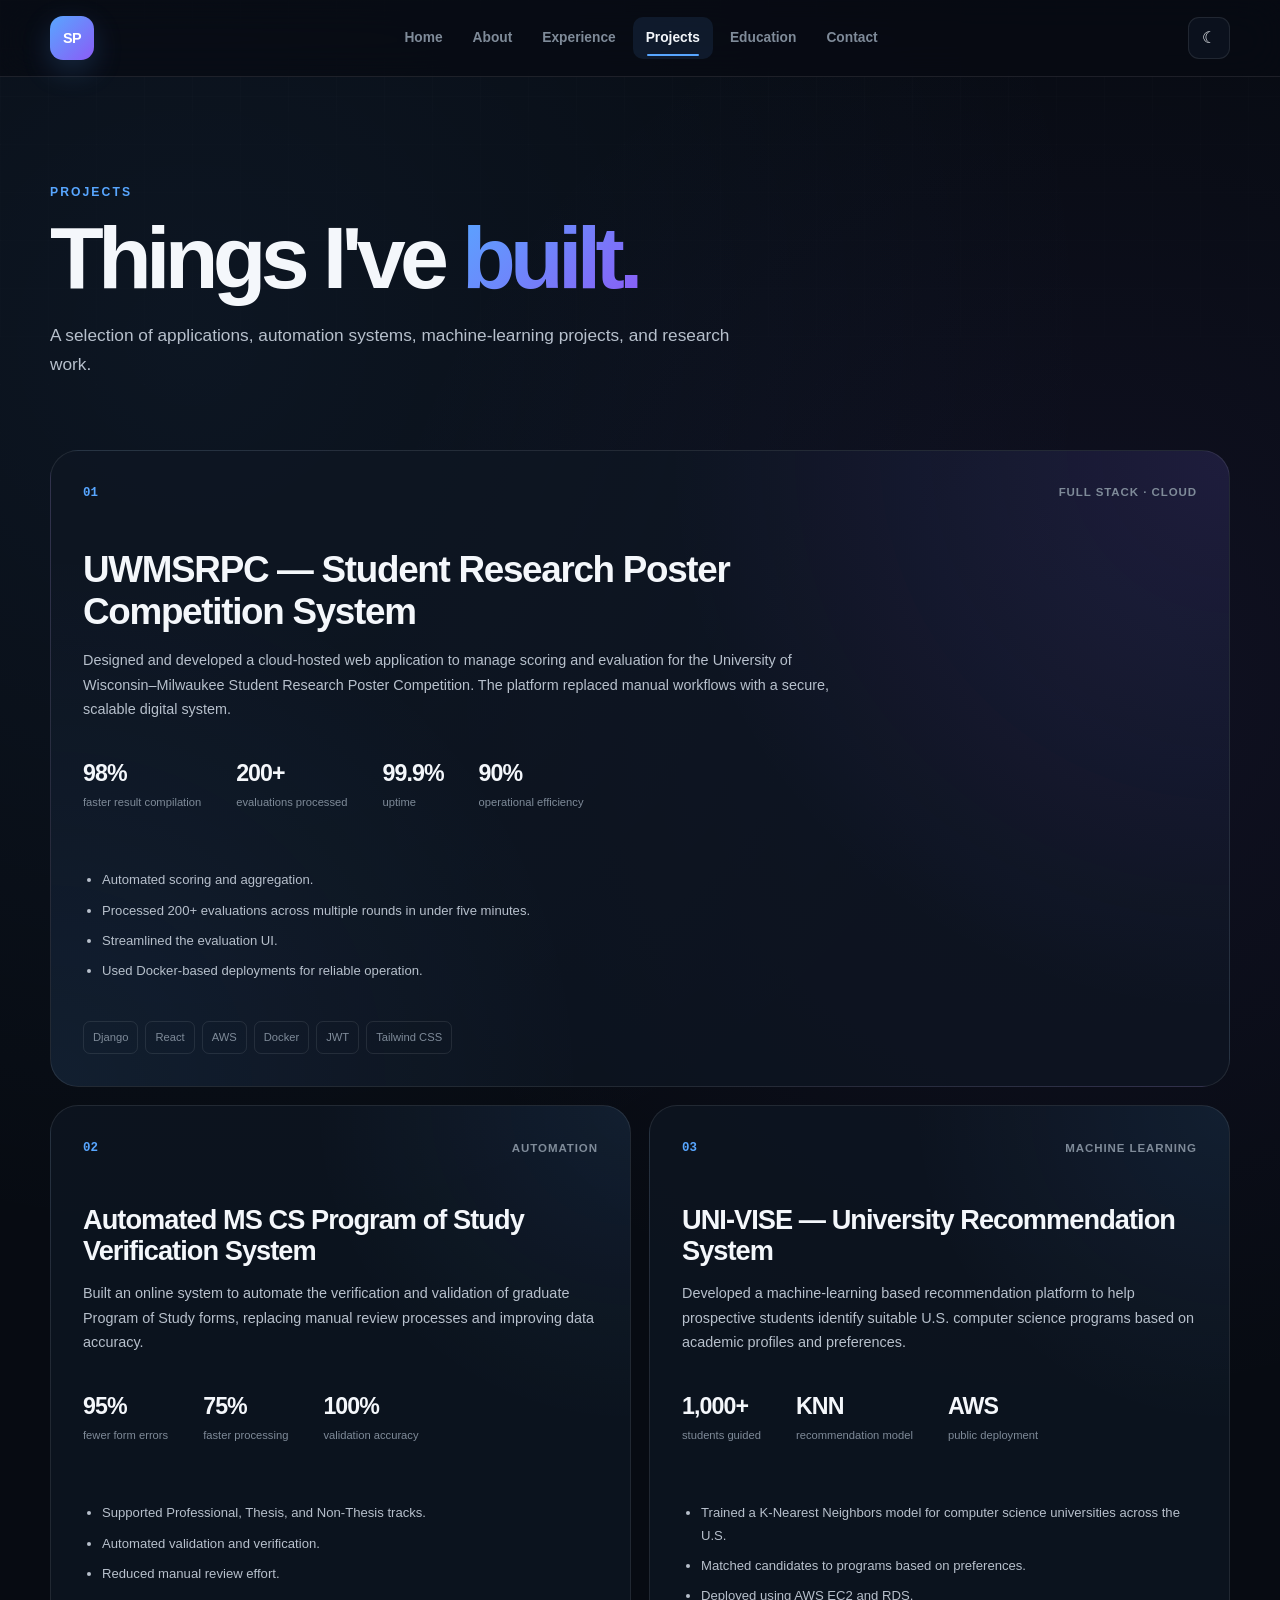
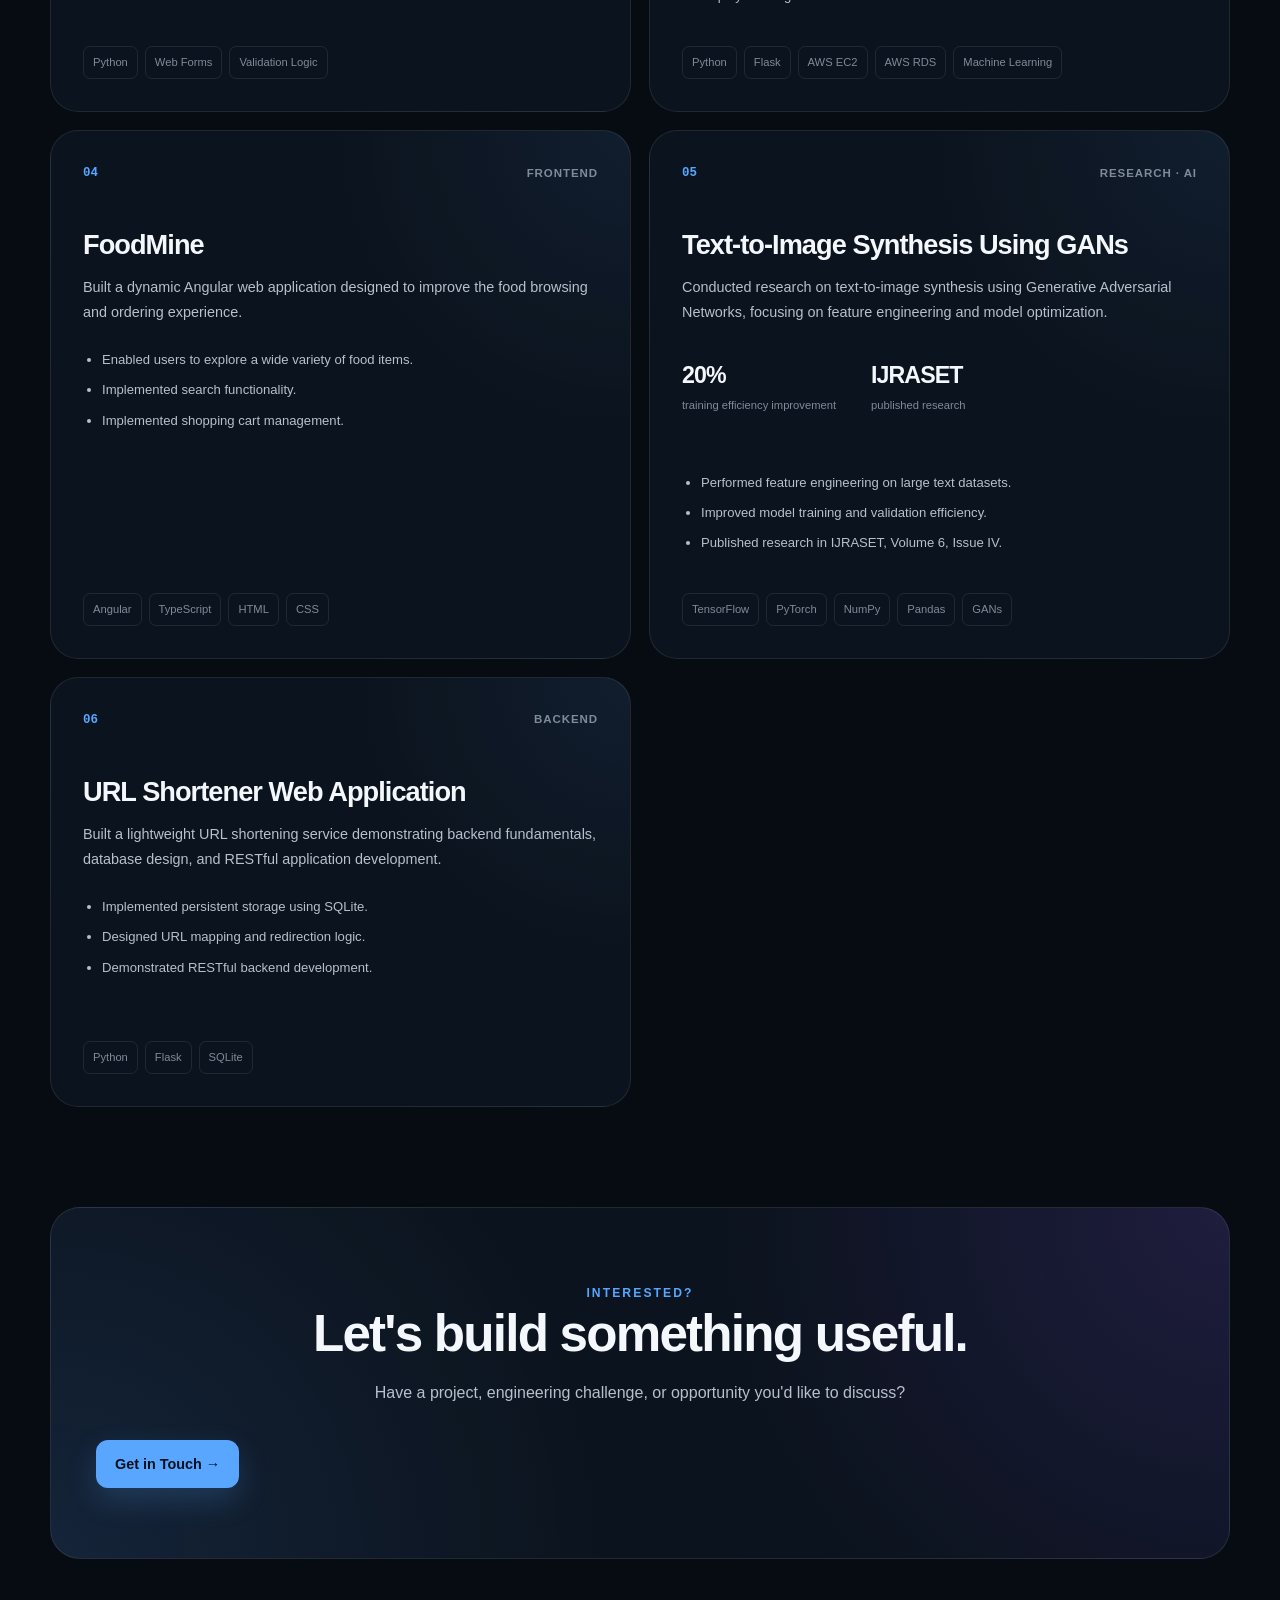
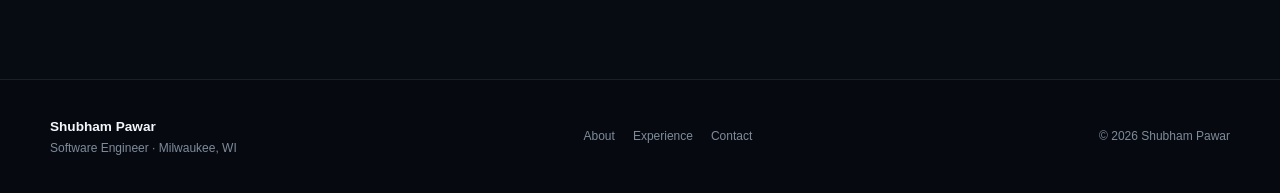
<file: projects.html>
<!DOCTYPE html>
<html lang="en">

<head>

    <meta charset="UTF-8">

    <meta
        name="viewport"
        content="width=device-width, initial-scale=1.0"
    >

    <meta
        name="description"
        content="Projects by Shubham Pawar — full-stack applications, cloud systems, machine learning, automation, and research."
    >

    <title>
        Projects | Shubham Pawar
    </title>

    <link
        rel="stylesheet"
        href="styles.css"
    >

</head>


<body class="dark-mode">


<nav class="navbar">

    <div class="nav-container">

        <a href="index.html" class="logo">
            SP
        </a>

        <div
            class="nav-links"
            id="nav-links"
        >

            <a href="index.html">
                Home
            </a>

            <a href="about.html">
                About
            </a>

            <a href="experience.html">
                Experience
            </a>

            <a href="projects.html">
                Projects
            </a>

            <a href="education.html">
                Education
            </a>

            <a href="contact.html">
                Contact
            </a>

        </div>

        <div class="nav-actions">

            <button
                id="theme-toggle"
                class="icon-button"
                type="button"
            >
                ☾
            </button>

            <button
                id="menu-toggle"
                class="menu-toggle"
                type="button"
                aria-expanded="false"
            >
                ☰
            </button>

        </div>

    </div>

</nav>


<main>

<section class="page">

<div class="container">


<header class="page-header reveal">

    <span class="eyebrow">
        PROJECTS
    </span>

    <h1>
        Things I've
        <span class="gradient-text">
            built.
        </span>
    </h1>

    <p>
        A selection of applications, automation
        systems, machine-learning projects, and
        research work.
    </p>

</header>


<div class="projects-grid">


<!-- =====================================================
     UWMSRPC
     ===================================================== -->

<article
    class="project-card featured reveal"
    id="uwmsrpc"
>

    <div class="project-header">

        <span class="project-index">
            01
        </span>

        <span class="project-category">
            Full Stack · Cloud
        </span>

    </div>


    <h2>
        UWMSRPC — Student Research Poster
        Competition System
    </h2>


    <p>
        Designed and developed a cloud-hosted web
        application to manage scoring and evaluation
        for the University of Wisconsin–Milwaukee
        Student Research Poster Competition.
        The platform replaced manual workflows with
        a secure, scalable digital system.
    </p>


    <div class="project-metrics">

        <div class="metric">

            <strong>
                98%
            </strong>

            <span>
                faster result compilation
            </span>

        </div>


        <div class="metric">

            <strong>
                200+
            </strong>

            <span>
                evaluations processed
            </span>

        </div>


        <div class="metric">

            <strong>
                99.9%
            </strong>

            <span>
                uptime
            </span>

        </div>


        <div class="metric">

            <strong>
                90%
            </strong>

            <span>
                operational efficiency
            </span>

        </div>

    </div>


    <ul class="project-bullets">

        <li>
            Automated scoring and aggregation.
        </li>

        <li>
            Processed 200+ evaluations across
            multiple rounds in under five minutes.
        </li>

        <li>
            Streamlined the evaluation UI.
        </li>

        <li>
            Used Docker-based deployments for
            reliable operation.
        </li>

    </ul>


    <div class="project-tech">

        <span>Django</span>
        <span>React</span>
        <span>AWS</span>
        <span>Docker</span>
        <span>JWT</span>
        <span>Tailwind CSS</span>

    </div>

</article>


<!-- =====================================================
     POS
     ===================================================== -->

<article
    class="project-card reveal"
    id="pos"
>

    <div class="project-header">

        <span class="project-index">
            02
        </span>

        <span class="project-category">
            Automation
        </span>

    </div>


    <h2>
        Automated MS CS Program of Study
        Verification System
    </h2>


    <p>
        Built an online system to automate the
        verification and validation of graduate
        Program of Study forms, replacing manual
        review processes and improving data accuracy.
    </p>


    <div class="project-metrics">

        <div class="metric">

            <strong>
                95%
            </strong>

            <span>
                fewer form errors
            </span>

        </div>


        <div class="metric">

            <strong>
                75%
            </strong>

            <span>
                faster processing
            </span>

        </div>


        <div class="metric">

            <strong>
                100%
            </strong>

            <span>
                validation accuracy
            </span>

        </div>

    </div>


    <ul class="project-bullets">

        <li>
            Supported Professional, Thesis, and
            Non-Thesis tracks.
        </li>

        <li>
            Automated validation and verification.
        </li>

        <li>
            Reduced manual review effort.
        </li>

    </ul>


    <div class="project-tech">

        <span>Python</span>
        <span>Web Forms</span>
        <span>Validation Logic</span>

    </div>

</article>


<!-- =====================================================
     UNI-VISE
     ===================================================== -->

<article
    class="project-card reveal"
    id="univise"
>

    <div class="project-header">

        <span class="project-index">
            03
        </span>

        <span class="project-category">
            Machine Learning
        </span>

    </div>


    <h2>
        UNI-VISE — University
        Recommendation System
    </h2>


    <p>
        Developed a machine-learning based
        recommendation platform to help prospective
        students identify suitable U.S. computer
        science programs based on academic profiles
        and preferences.
    </p>


    <div class="project-metrics">

        <div class="metric">

            <strong>
                1,000+
            </strong>

            <span>
                students guided
            </span>

        </div>


        <div class="metric">

            <strong>
                KNN
            </strong>

            <span>
                recommendation model
            </span>

        </div>


        <div class="metric">

            <strong>
                AWS
            </strong>

            <span>
                public deployment
            </span>

        </div>

    </div>


    <ul class="project-bullets">

        <li>
            Trained a K-Nearest Neighbors model for
            computer science universities across
            the U.S.
        </li>

        <li>
            Matched candidates to programs based
            on preferences.
        </li>

        <li>
            Deployed using AWS EC2 and RDS.
        </li>

    </ul>


    <div class="project-tech">

        <span>Python</span>
        <span>Flask</span>
        <span>AWS EC2</span>
        <span>AWS RDS</span>
        <span>Machine Learning</span>

    </div>

</article>


<!-- =====================================================
     FOODMINE
     ===================================================== -->

<article
    class="project-card reveal"
    id="foodmine"
>

    <div class="project-header">

        <span class="project-index">
            04
        </span>

        <span class="project-category">
            Frontend
        </span>

    </div>


    <h2>
        FoodMine
    </h2>


    <p>
        Built a dynamic Angular web application
        designed to improve the food browsing and
        ordering experience.
    </p>


    <ul class="project-bullets">

        <li>
            Enabled users to explore a wide variety
            of food items.
        </li>

        <li>
            Implemented search functionality.
        </li>

        <li>
            Implemented shopping cart management.
        </li>

    </ul>


    <div class="project-tech">

        <span>Angular</span>
        <span>TypeScript</span>
        <span>HTML</span>
        <span>CSS</span>

    </div>

</article>


<!-- =====================================================
     GAN
     ===================================================== -->

<article
    class="project-card reveal"
    id="gan"
>

    <div class="project-header">

        <span class="project-index">
            05
        </span>

        <span class="project-category">
            Research · AI
        </span>

    </div>


    <h2>
        Text-to-Image Synthesis Using GANs
    </h2>


    <p>
        Conducted research on text-to-image
        synthesis using Generative Adversarial
        Networks, focusing on feature engineering
        and model optimization.
    </p>


    <div class="project-metrics">

        <div class="metric">

            <strong>
                20%
            </strong>

            <span>
                training efficiency improvement
            </span>

        </div>


        <div class="metric">

            <strong>
                IJRASET
            </strong>

            <span>
                published research
            </span>

        </div>

    </div>


    <ul class="project-bullets">

        <li>
            Performed feature engineering on large
            text datasets.
        </li>

        <li>
            Improved model training and validation
            efficiency.
        </li>

        <li>
            Published research in IJRASET,
            Volume 6, Issue IV.
        </li>

    </ul>


    <div class="project-tech">

        <span>TensorFlow</span>
        <span>PyTorch</span>
        <span>NumPy</span>
        <span>Pandas</span>
        <span>GANs</span>

    </div>

</article>


<!-- =====================================================
     URL SHORTENER
     ===================================================== -->

<article
    class="project-card reveal"
    id="url-shortener"
>

    <div class="project-header">

        <span class="project-index">
            06
        </span>

        <span class="project-category">
            Backend
        </span>

    </div>


    <h2>
        URL Shortener Web Application
    </h2>


    <p>
        Built a lightweight URL shortening service
        demonstrating backend fundamentals,
        database design, and RESTful application
        development.
    </p>


    <ul class="project-bullets">

        <li>
            Implemented persistent storage using
            SQLite.
        </li>

        <li>
            Designed URL mapping and redirection
            logic.
        </li>

        <li>
            Demonstrated RESTful backend development.
        </li>

    </ul>


    <div class="project-tech">

        <span>Python</span>
        <span>Flask</span>
        <span>SQLite</span>

    </div>

</article>


</div>


<div class="cta reveal">

    <span class="eyebrow">
        INTERESTED?
    </span>

    <h2>
        Let's build something useful.
    </h2>

    <p>
        Have a project, engineering challenge,
        or opportunity you'd like to discuss?
    </p>

    <div class="btn-row">

        <a
            href="contact.html"
            class="btn btn-primary"
        >
            Get in Touch →
        </a>

    </div>

</div>


</div>

</section>

</main>


<footer>

    <div class="footer-container">

        <div>

            <div class="footer-brand">
                Shubham Pawar
            </div>

            <div class="footer-text">
                Software Engineer · Milwaukee, WI
            </div>

        </div>

        <div class="footer-links">

            <a href="about.html">
                About
            </a>

            <a href="experience.html">
                Experience
            </a>

            <a href="contact.html">
                Contact
            </a>

        </div>

        <div class="footer-text">

            © <span id="current-year">
                2026
            </span>
            Shubham Pawar

        </div>

    </div>

</footer>


<script src="script.js"></script>

</body>

</html>
</file>
<file: styles.css>
/* =========================================================
   SHUBHAM PAWAR PORTFOLIO
   Global stylesheet
   ========================================================= */

:root {
    --bg: #070b12;
    --bg-soft: #0b111a;
    --surface: rgba(15, 23, 35, 0.72);
    --surface-solid: #0f1723;
    --surface-hover: #121d2b;

    --text: #f4f7fb;
    --text-soft: #b7c0cc;
    --text-muted: #7f8b99;

    --border: rgba(255, 255, 255, 0.09);
    --border-strong: rgba(255, 255, 255, 0.16);

    --accent: #58a6ff;
    --accent-2: #8b5cf6;
    --success: #3fb950;
    --warning: #f2cc60;

    --gradient: linear-gradient(
        135deg,
        #58a6ff 0%,
        #8b5cf6 100%
    );

    --shadow:
        0 25px 80px rgba(0, 0, 0, 0.35);

    --radius-sm: 10px;
    --radius: 18px;
    --radius-lg: 28px;

    --container: 1180px;

    --transition:
        220ms cubic-bezier(0.2, 0.8, 0.2, 1);
}

body.light-mode {
    --bg: #f5f7fb;
    --bg-soft: #edf1f7;
    --surface: rgba(255, 255, 255, 0.78);
    --surface-solid: #ffffff;
    --surface-hover: #f7f9fc;

    --text: #101828;
    --text-soft: #475467;
    --text-muted: #667085;

    --border: rgba(16, 24, 40, 0.10);
    --border-strong: rgba(16, 24, 40, 0.16);

    --shadow:
        0 25px 70px rgba(16, 24, 40, 0.10);
}


/* =========================================================
   RESET
   ========================================================= */

* {
    box-sizing: border-box;
}

html {
    scroll-behavior: smooth;
}

body {
    margin: 0;

    min-height: 100vh;

    background:
        radial-gradient(
            circle at 15% 10%,
            rgba(88, 166, 255, 0.07),
            transparent 28%
        ),
        radial-gradient(
            circle at 85% 20%,
            rgba(139, 92, 246, 0.07),
            transparent 25%
        ),
        var(--bg);

    color: var(--text);

    font-family:
        Inter,
        ui-sans-serif,
        -apple-system,
        BlinkMacSystemFont,
        "Segoe UI",
        sans-serif;

    line-height: 1.7;

    transition:
        background-color 0.3s ease,
        color 0.3s ease;
}

body::before {
    content: "";

    position: fixed;
    inset: 0;

    pointer-events: none;

    background-image:
        linear-gradient(
            rgba(255, 255, 255, 0.012) 1px,
            transparent 1px
        ),
        linear-gradient(
            90deg,
            rgba(255, 255, 255, 0.012) 1px,
            transparent 1px
        );

    background-size: 48px 48px;

    mask-image:
        linear-gradient(
            to bottom,
            black,
            transparent 75%
        );

    z-index: -1;
}

body.light-mode::before {
    background-image:
        linear-gradient(
            rgba(16, 24, 40, 0.025) 1px,
            transparent 1px
        ),
        linear-gradient(
            90deg,
            rgba(16, 24, 40, 0.025) 1px,
            transparent 1px
        );
}

img {
    max-width: 100%;
    display: block;
}

button,
a {
    font: inherit;
}

button {
    cursor: pointer;
}

a {
    color: inherit;
}

::selection {
    background: rgba(88, 166, 255, 0.25);
}


/* =========================================================
   CONTAINER
   ========================================================= */

.container {
    width: min(
        calc(100% - 48px),
        var(--container)
    );

    margin-inline: auto;
}


/* =========================================================
   NAVBAR
   ========================================================= */

.navbar {
    position: sticky;
    top: 0;

    z-index: 1000;

    border-bottom: 1px solid var(--border);

    background: rgba(7, 11, 18, 0.72);

    backdrop-filter: blur(18px);
    -webkit-backdrop-filter: blur(18px);

    transition:
        background 0.3s ease,
        border-color 0.3s ease;
}

.light-mode .navbar {
    background: rgba(245, 247, 251, 0.78);
}

.nav-container {
    width: min(
        calc(100% - 48px),
        var(--container)
    );

    min-height: 76px;

    margin-inline: auto;

    display: flex;
    align-items: center;
    justify-content: space-between;

    gap: 30px;
}

.logo {
    width: 44px;
    height: 44px;

    flex: 0 0 auto;

    display: grid;
    place-items: center;

    border-radius: 13px;

    background: var(--gradient);

    color: white;

    text-decoration: none;

    font-size: 0.9rem;
    font-weight: 800;

    letter-spacing: -0.04em;

    box-shadow:
        0 10px 30px rgba(88, 166, 255, 0.20);

    transition:
        transform var(--transition),
        box-shadow var(--transition);
}

.logo:hover {
    transform: translateY(-2px) rotate(-2deg);

    box-shadow:
        0 14px 38px rgba(88, 166, 255, 0.32);
}

.nav-links {
    display: flex;
    align-items: center;
    justify-content: center;

    gap: 4px;
}

.nav-links a {
    position: relative;

    padding: 9px 13px;

    border-radius: 10px;

    color: var(--text-muted);

    text-decoration: none;

    font-size: 0.86rem;
    font-weight: 600;

    transition:
        color var(--transition),
        background var(--transition);
}

.nav-links a:hover {
    color: var(--text);

    background:
        rgba(255, 255, 255, 0.05);
}

.light-mode .nav-links a:hover {
    background:
        rgba(16, 24, 40, 0.05);
}

.nav-links a.active {
    color: var(--text);

    background:
        rgba(88, 166, 255, 0.10);
}

.nav-links a.active::after {
    content: "";

    position: absolute;

    left: 14px;
    right: 14px;
    bottom: 3px;

    height: 2px;

    border-radius: 999px;

    background: var(--accent);
}

.nav-actions {
    display: flex;
    align-items: center;
    gap: 8px;
}

.icon-button,
.menu-toggle {
    width: 42px;
    height: 42px;

    display: grid;
    place-items: center;

    border: 1px solid var(--border);

    border-radius: 11px;

    background: var(--surface);

    color: var(--text);

    font-size: 1rem;

    transition:
        border-color var(--transition),
        transform var(--transition),
        background var(--transition);
}

.icon-button:hover,
.menu-toggle:hover {
    border-color:
        rgba(88, 166, 255, 0.45);

    background:
        rgba(88, 166, 255, 0.08);

    transform: translateY(-2px);
}

.menu-toggle {
    display: none;
}


/* =========================================================
   PAGE
   ========================================================= */

main {
    overflow: hidden;
}

.page {
    padding: 100px 0 120px;
}

.page-header {
    max-width: 850px;

    margin-bottom: 70px;
}

.page-header .eyebrow {
    margin-bottom: 12px;
}

.page-header h1 {
    margin: 0 0 20px;

    font-size:
        clamp(3rem, 7vw, 5.5rem);

    line-height: 0.98;

    letter-spacing: -0.065em;
}

.page-header p {
    max-width: 720px;

    margin: 0;

    color: var(--text-soft);

    font-size: 1.08rem;
}


/* =========================================================
   TYPOGRAPHY
   ========================================================= */

.eyebrow {
    display: inline-block;

    color: var(--accent);

    font-size: 0.76rem;
    font-weight: 800;

    letter-spacing: 0.17em;

    text-transform: uppercase;
}

.gradient-text {
    background: var(--gradient);

    -webkit-background-clip: text;
    background-clip: text;

    color: transparent;
}

h1,
h2,
h3,
h4 {
    margin-top: 0;

    color: var(--text);

    line-height: 1.15;

    letter-spacing: -0.035em;
}

h2 {
    font-size: clamp(2rem, 4vw, 3.2rem);
}

h3 {
    font-size: 1.3rem;
}

p {
    color: var(--text-soft);
}

strong {
    color: var(--text);
}


/* =========================================================
   BUTTONS
   ========================================================= */

.btn-row {
    display: flex;
    align-items: center;
    flex-wrap: wrap;

    gap: 12px;

    margin-top: 34px;
}

.btn {
    display: inline-flex;
    align-items: center;
    justify-content: center;

    gap: 10px;

    min-height: 48px;

    padding: 0 18px;

    border: 1px solid transparent;

    border-radius: 12px;

    text-decoration: none;

    font-size: 0.9rem;
    font-weight: 700;

    transition:
        transform var(--transition),
        box-shadow var(--transition),
        border-color var(--transition),
        background var(--transition);
}

.btn:hover {
    transform: translateY(-3px);
}

.btn-primary {
    background: var(--accent);

    color: #06111e;

    box-shadow:
        0 12px 30px rgba(88, 166, 255, 0.20);
}

.btn-primary:hover {
    box-shadow:
        0 16px 40px rgba(88, 166, 255, 0.32);
}

.btn-secondary {
    border-color: var(--border-strong);

    background: var(--surface);

    color: var(--text);
}

.btn-secondary:hover {
    border-color:
        rgba(88, 166, 255, 0.45);

    background:
        rgba(88, 166, 255, 0.07);
}


/* =========================================================
   HERO
   ========================================================= */

.hero {
    width: min(
        calc(100% - 48px),
        var(--container)
    );

    min-height: 720px;

    margin-inline: auto;

    padding: 100px 0 80px;

    display: grid;

    grid-template-columns:
        minmax(0, 1.15fr)
        minmax(300px, 0.85fr);

    align-items: center;

    gap: 80px;
}

.status-badge {
    display: inline-flex;
    align-items: center;

    gap: 9px;

    padding: 7px 12px;

    border: 1px solid
        rgba(63, 185, 80, 0.25);

    border-radius: 999px;

    background:
        rgba(63, 185, 80, 0.07);

    color: #7ee787;

    font-size: 0.76rem;
    font-weight: 700;
}

.status-dot {
    width: 7px;
    height: 7px;

    border-radius: 50%;

    background: var(--success);

    box-shadow:
        0 0 12px rgba(63, 185, 80, 0.75);
}

.hero h1 {
    max-width: 850px;

    margin: 20px 0;

    font-size:
        clamp(3.6rem, 7vw, 6.8rem);

    line-height: 0.94;

    letter-spacing: -0.075em;
}

.hero-description {
    max-width: 650px;

    margin: 0;

    color: var(--text-soft);

    font-size: 1.13rem;

    line-height: 1.85;
}

.social-links {
    display: flex;
    align-items: center;
    flex-wrap: wrap;

    gap: 20px;

    margin-top: 28px;
}

.social-links a {
    color: var(--text-muted);

    text-decoration: none;

    font-size: 0.85rem;
    font-weight: 600;

    transition: color var(--transition);
}

.social-links a:hover {
    color: var(--accent);
}

.hero-image {
    position: relative;

    display: flex;

    justify-content: center;
}

.hero-image::before {
    content: "";

    position: absolute;

    width: 320px;
    height: 320px;

    border-radius: 50%;

    background:
        linear-gradient(
            135deg,
            rgba(88, 166, 255, 0.25),
            rgba(139, 92, 246, 0.22)
        );

    filter: blur(70px);

    z-index: 0;
}

.hero-image img {
    position: relative;

    z-index: 1;

    width: 340px;
    height: 420px;

    object-fit: cover;

    border-radius: 30px;

    border: 1px solid
        rgba(255, 255, 255, 0.14);

    box-shadow:
        0 30px 100px rgba(0, 0, 0, 0.42);

    transition:
        transform 0.5s ease,
        box-shadow 0.5s ease;
}

.hero-image img:hover {
    transform:
        translateY(-8px)
        rotate(1deg);

    box-shadow:
        0 40px 110px rgba(0, 0, 0, 0.50);
}


/* =========================================================
   STATS
   ========================================================= */

.stats {
    width: min(
        calc(100% - 48px),
        var(--container)
    );

    margin: 0 auto 120px;

    padding: 30px 0;

    display: grid;

    grid-template-columns:
        repeat(4, 1fr);

    border-top: 1px solid var(--border);
    border-bottom: 1px solid var(--border);
}

.stat {
    padding: 8px 30px;

    border-right: 1px solid var(--border);
}

.stat:first-child {
    padding-left: 0;
}

.stat:last-child {
    border-right: none;
}

.stat strong {
    display: block;

    margin-bottom: 2px;

    font-size: 2rem;

    letter-spacing: -0.05em;
}

.stat span {
    color: var(--text-muted);

    font-size: 0.78rem;
}


/* =========================================================
   SECTION
   ========================================================= */

.section {
    padding: 110px 0;
}

.section-heading {
    display: flex;
    align-items: end;
    justify-content: space-between;

    gap: 30px;

    margin-bottom: 40px;
}

.section-heading h2 {
    margin: 6px 0 0;
}

.section-heading > a {
    color: var(--accent);

    text-decoration: none;

    font-size: 0.85rem;
    font-weight: 700;

    white-space: nowrap;
}


/* =========================================================
   FEATURED PROJECTS
   ========================================================= */

.featured-grid {
    display: grid;

    grid-template-columns:
        repeat(3, 1fr);

    gap: 18px;
}

.featured-card {
    position: relative;

    min-height: 330px;

    padding: 30px;

    display: flex;
    flex-direction: column;

    border: 1px solid var(--border);

    border-radius: var(--radius-lg);

    background:
        radial-gradient(
            circle at 100% 0,
            rgba(88, 166, 255, 0.10),
            transparent 42%
        ),
        var(--surface);

    text-decoration: none;

    overflow: hidden;

    transition:
        transform 0.3s ease,
        border-color 0.3s ease,
        box-shadow 0.3s ease;
}

.featured-card::after {
    content: "";

    position: absolute;

    width: 180px;
    height: 180px;

    right: -80px;
    bottom: -80px;

    border-radius: 50%;

    background:
        rgba(139, 92, 246, 0.08);

    filter: blur(30px);

    transition:
        transform 0.5s ease;
}

.featured-card:hover {
    transform: translateY(-8px);

    border-color:
        rgba(88, 166, 255, 0.38);

    box-shadow: var(--shadow);
}

.featured-card:hover::after {
    transform: scale(1.4);
}

.project-number {
    color: var(--accent);

    font-family: monospace;

    font-size: 0.78rem;
    font-weight: 700;
}

.featured-card h3 {
    margin: 50px 0 12px;

    font-size: 1.55rem;
}

.featured-card p {
    margin: 0;

    font-size: 0.9rem;

    line-height: 1.7;
}

.project-link {
    margin-top: auto;

    padding-top: 25px;

    color: var(--text);

    font-size: 0.82rem;
    font-weight: 700;
}


/* =========================================================
   CARD
   ========================================================= */

.card {
    padding: 32px;

    border: 1px solid var(--border);

    border-radius: var(--radius);

    background: var(--surface);

    box-shadow:
        0 15px 50px rgba(0, 0, 0, 0.08);
}

.card + .card {
    margin-top: 16px;
}


/* =========================================================
   ABOUT
   ========================================================= */

.about-grid {
    display: grid;

    grid-template-columns:
        0.9fr 1.1fr;

    gap: 22px;
}

.about-copy {
    padding: 38px;
}

.about-copy p {
    font-size: 1rem;

    line-height: 1.9;
}

.about-highlights {
    display: grid;

    grid-template-columns:
        repeat(2, 1fr);

    gap: 14px;
}

.highlight {
    padding: 25px;

    border: 1px solid var(--border);

    border-radius: var(--radius);

    background: var(--surface);

    transition:
        transform var(--transition),
        border-color var(--transition);
}

.highlight:hover {
    transform: translateY(-4px);

    border-color:
        rgba(88, 166, 255, 0.30);
}

.highlight-icon {
    width: 40px;
    height: 40px;

    display: grid;
    place-items: center;

    margin-bottom: 18px;

    border-radius: 11px;

    background:
        rgba(88, 166, 255, 0.10);

    color: var(--accent);

    font-weight: 800;
}

.highlight h3 {
    margin-bottom: 8px;

    font-size: 1rem;
}

.highlight p {
    margin: 0;

    font-size: 0.82rem;
}


/* =========================================================
   SKILLS
   ========================================================= */

.skills-grid {
    display: grid;

    grid-template-columns:
        repeat(2, 1fr);

    gap: 16px;
}

.skill-card {
    padding: 28px;

    border: 1px solid var(--border);

    border-radius: var(--radius);

    background: var(--surface);
}

.skill-card h3 {
    margin-bottom: 18px;

    font-size: 1rem;
}

.skill-tags {
    display: flex;

    flex-wrap: wrap;

    gap: 8px;
}

.skill-tags span {
    padding: 7px 11px;

    border: 1px solid var(--border);

    border-radius: 999px;

    background:
        rgba(255, 255, 255, 0.025);

    color: var(--text-soft);

    font-size: 0.75rem;
}

.light-mode .skill-tags span {
    background:
        rgba(16, 24, 40, 0.025);
}


/* =========================================================
   TECH STACK
   ========================================================= */

.tech-grid {
    display: grid;

    grid-template-columns:
        repeat(4, 1fr);

    gap: 12px;
}

.tech-item {
    min-height: 82px;

    display: flex;
    align-items: center;
    justify-content: center;

    padding: 15px;

    border: 1px solid var(--border);

    border-radius: 14px;

    background: var(--surface);

    color: var(--text-soft);

    font-size: 0.82rem;
    font-weight: 700;

    transition:
        transform var(--transition),
        border-color var(--transition),
        color var(--transition);
}

.tech-item:hover {
    transform: translateY(-4px);

    border-color:
        rgba(88, 166, 255, 0.35);

    color: var(--accent);
}


/* =========================================================
   TIMELINE
   ========================================================= */

.timeline {
    position: relative;

    max-width: 920px;

    margin: 0 auto;
}

.timeline::before {
    content: "";

    position: absolute;

    left: 9px;
    top: 0;
    bottom: 0;

    width: 1px;

    background:
        linear-gradient(
            to bottom,
            var(--accent),
            var(--border),
            transparent
        );
}

.timeline-item {
    position: relative;

    padding-left: 55px;

    margin-bottom: 70px;
}

.timeline-item:last-child {
    margin-bottom: 0;
}

.timeline-dot {
    position: absolute;

    left: 3px;
    top: 5px;

    width: 13px;
    height: 13px;

    border-radius: 50%;

    background: var(--accent);

    box-shadow:
        0 0 0 6px var(--bg),
        0 0 22px rgba(88, 166, 255, 0.55);
}

.timeline-date {
    color: var(--accent);

    font-family: monospace;

    font-size: 0.76rem;
    font-weight: 700;
}

.timeline-item h2 {
    margin: 9px 0 2px;

    font-size: 1.5rem;
}

.timeline-company {
    color: var(--text-soft);

    font-size: 0.9rem;
    font-weight: 600;
}

.timeline-location {
    margin-top: 3px;

    color: var(--text-muted);

    font-size: 0.78rem;
}

.timeline-content {
    margin-top: 24px;

    padding: 28px;

    border: 1px solid var(--border);

    border-radius: var(--radius);

    background: var(--surface);
}

.timeline-content ul {
    margin: 0;
    padding-left: 20px;
}

.timeline-content li {
    margin-bottom: 12px;

    color: var(--text-soft);

    font-size: 0.88rem;
}

.timeline-content li:last-child {
    margin-bottom: 0;
}

.timeline-tech {
    display: flex;
    flex-wrap: wrap;

    gap: 7px;

    margin-top: 24px;
}

.timeline-tech span {
    padding: 5px 9px;

    border-radius: 7px;

    background:
        rgba(88, 166, 255, 0.08);

    color: var(--accent);

    font-size: 0.7rem;
    font-weight: 700;
}


/* =========================================================
   PROJECTS
   ========================================================= */

.projects-grid {
    display: grid;

    grid-template-columns:
        repeat(2, 1fr);

    gap: 18px;
}

.project-card {
    position: relative;

    padding: 32px;

    min-height: 430px;

    display: flex;
    flex-direction: column;

    border: 1px solid var(--border);

    border-radius: var(--radius-lg);

    background:
        radial-gradient(
            circle at 100% 0,
            rgba(88, 166, 255, 0.08),
            transparent 38%
        ),
        var(--surface);

    overflow: hidden;

    transition:
        transform 0.3s ease,
        border-color 0.3s ease,
        box-shadow 0.3s ease;
}

.project-card:hover {
    transform: translateY(-7px);

    border-color:
        rgba(88, 166, 255, 0.35);

    box-shadow: var(--shadow);
}

.project-card.featured {
    grid-column: span 2;

    min-height: 470px;

    background:
        radial-gradient(
            circle at 100% 0,
            rgba(139, 92, 246, 0.13),
            transparent 42%
        ),
        radial-gradient(
            circle at 0 100%,
            rgba(88, 166, 255, 0.08),
            transparent 40%
        ),
        var(--surface);
}

.project-header {
    display: flex;
    align-items: center;
    justify-content: space-between;

    gap: 20px;
}

.project-index {
    color: var(--accent);

    font-family: monospace;

    font-size: 0.78rem;
    font-weight: 700;
}

.project-category {
    color: var(--text-muted);

    font-size: 0.72rem;
    font-weight: 700;

    text-transform: uppercase;

    letter-spacing: 0.08em;
}

.project-card h2 {
    max-width: 700px;

    margin: 45px 0 15px;

    font-size: 1.7rem;
}

.project-card.featured h2 {
    font-size: 2.3rem;
}

.project-card > p {
    max-width: 760px;

    margin: 0;

    font-size: 0.9rem;
}

.project-bullets {
    margin: 25px 0 0;
    padding-left: 19px;
}

.project-bullets li {
    margin-bottom: 8px;

    color: var(--text-soft);

    font-size: 0.82rem;
}

.project-metrics {
    display: flex;

    flex-wrap: wrap;

    gap: 35px;

    margin: 32px 0;
}

.metric strong {
    display: block;

    font-size: 1.45rem;

    letter-spacing: -0.04em;
}

.metric span {
    display: block;

    color: var(--text-muted);

    font-size: 0.7rem;
}

.project-tech {
    display: flex;

    flex-wrap: wrap;

    gap: 7px;

    margin-top: auto;

    padding-top: 30px;
}

.project-tech span {
    padding: 6px 9px;

    border: 1px solid var(--border);

    border-radius: 7px;

    color: var(--text-muted);

    font-size: 0.7rem;
}


/* =========================================================
   EDUCATION
   ========================================================= */

.education-grid {
    display: grid;

    grid-template-columns:
        repeat(2, 1fr);

    gap: 18px;
}

.education-card {
    position: relative;

    padding: 35px;

    min-height: 300px;

    display: flex;
    flex-direction: column;

    border: 1px solid var(--border);

    border-radius: var(--radius-lg);

    background: var(--surface);

    overflow: hidden;

    transition:
        transform var(--transition),
        border-color var(--transition);
}

.education-card:hover {
    transform: translateY(-6px);

    border-color:
        rgba(88, 166, 255, 0.35);
}

.education-icon {
    width: 46px;
    height: 46px;

    display: grid;
    place-items: center;

    margin-bottom: 35px;

    border-radius: 13px;

    background:
        rgba(88, 166, 255, 0.10);

    color: var(--accent);

    font-size: 1.2rem;
}

.education-card h2 {
    margin-bottom: 10px;

    font-size: 1.45rem;
}

.education-school {
    color: var(--accent);

    font-weight: 700;

    font-size: 0.88rem;
}

.education-card p {
    margin-top: auto;

    margin-bottom: 0;

    font-size: 0.82rem;
}


/* =========================================================
   CONTACT
   ========================================================= */

.contact-layout {
    display: grid;

    grid-template-columns:
        0.85fr 1.15fr;

    gap: 20px;
}

.contact-card {
    padding: 38px;

    border: 1px solid var(--border);

    border-radius: var(--radius-lg);

    background: var(--surface);
}

.contact-card h2 {
    margin-bottom: 15px;

    font-size: 1.8rem;
}

.contact-card p {
    font-size: 0.9rem;

    line-height: 1.8;
}

.contact-links {
    display: grid;

    gap: 10px;

    margin-top: 30px;
}

.contact-link {
    display: flex;
    align-items: center;
    justify-content: space-between;

    padding: 15px 16px;

    border: 1px solid var(--border);

    border-radius: 12px;

    background:
        rgba(255, 255, 255, 0.025);

    color: var(--text);

    text-decoration: none;

    transition:
        border-color var(--transition),
        transform var(--transition),
        background var(--transition);
}

.light-mode .contact-link {
    background:
        rgba(16, 24, 40, 0.025);
}

.contact-link:hover {
    transform: translateX(4px);

    border-color:
        rgba(88, 166, 255, 0.35);

    background:
        rgba(88, 166, 255, 0.06);
}

.contact-link small {
    color: var(--text-muted);

    font-size: 0.72rem;
}


/* =========================================================
   CTA
   ========================================================= */

.cta {
    position: relative;

    margin-top: 100px;

    padding: 70px 45px;

    border: 1px solid var(--border);

    border-radius: 30px;

    background:
        radial-gradient(
            circle at 100% 0,
            rgba(139, 92, 246, 0.15),
            transparent 42%
        ),
        radial-gradient(
            circle at 0 100%,
            rgba(88, 166, 255, 0.12),
            transparent 45%
        ),
        var(--surface);

    text-align: center;

    overflow: hidden;
}

.cta h2 {
    max-width: 700px;

    margin: 0 auto 15px;
}

.cta p {
    max-width: 600px;

    margin: 0 auto;
}


/* =========================================================
   FOOTER
   ========================================================= */

footer {
    border-top: 1px solid var(--border);

    padding: 35px 0;

    background:
        rgba(0, 0, 0, 0.08);
}

.footer-container {
    width: min(
        calc(100% - 48px),
        var(--container)
    );

    margin-inline: auto;

    display: flex;
    align-items: center;
    justify-content: space-between;

    gap: 20px;
}

.footer-brand {
    color: var(--text);

    font-size: 0.85rem;
    font-weight: 700;
}

.footer-text {
    color: var(--text-muted);

    font-size: 0.75rem;
}

.footer-links {
    display: flex;

    gap: 18px;
}

.footer-links a {
    color: var(--text-muted);

    text-decoration: none;

    font-size: 0.75rem;

    transition: color var(--transition);
}

.footer-links a:hover {
    color: var(--accent);
}


/* =========================================================
   SCROLL REVEAL
   ========================================================= */

.reveal {
    opacity: 0;

    transform: translateY(20px);

    transition:
        opacity 0.7s ease,
        transform 0.7s ease;
}

.reveal.visible {
    opacity: 1;

    transform: translateY(0);
}


/* =========================================================
   MOBILE NAV
   ========================================================= */

@media (max-width: 900px) {

    .nav-links {
        position: absolute;

        top: 84px;

        left: 24px;
        right: 24px;

        display: none;

        flex-direction: column;

        align-items: stretch;

        padding: 10px;

        border: 1px solid var(--border);

        border-radius: 17px;

        background:
            rgba(7, 11, 18, 0.96);

        backdrop-filter: blur(20px);

        box-shadow:
            0 25px 60px rgba(0, 0, 0, 0.30);
    }

    .light-mode .nav-links {
        background:
            rgba(255, 255, 255, 0.97);
    }

    .nav-links.open {
        display: flex;
    }

    .nav-links a {
        padding: 12px 14px;
    }

    .nav-links a.active::after {
        display: none;
    }

    .menu-toggle {
        display: grid;
    }

    .hero {
        grid-template-columns: 1fr;

        gap: 60px;

        text-align: center;
    }

    .hero-description {
        margin-inline: auto;
    }

    .btn-row {
        justify-content: center;
    }

    .social-links {
        justify-content: center;
    }

    .hero-image {
        order: -1;
    }

    .about-grid,
    .contact-layout {
        grid-template-columns: 1fr;
    }

    .featured-grid {
        grid-template-columns: 1fr;
    }

    .projects-grid {
        grid-template-columns: 1fr;
    }

    .project-card.featured {
        grid-column: span 1;
    }

    .tech-grid {
        grid-template-columns:
            repeat(3, 1fr);
    }
}


/* =========================================================
   SMALL TABLETS
   ========================================================= */

@media (max-width: 700px) {

    .container,
    .nav-container,
    .hero,
    .stats,
    .footer-container {
        width: min(
            calc(100% - 32px),
            var(--container)
        );
    }

    .page {
        padding: 75px 0 90px;
    }

    .hero {
        padding: 70px 0;
    }

    .hero h1 {
        font-size:
            clamp(3.1rem, 15vw, 5rem);
    }

    .hero-image img {
        width: 270px;
        height: 340px;
    }

    .stats {
        grid-template-columns:
            repeat(2, 1fr);

        margin-bottom: 80px;
    }

    .stat {
        padding: 20px 15px;

        border-right: none;
    }

    .stat:nth-child(1),
    .stat:nth-child(2) {
        border-bottom: 1px solid var(--border);
    }

    .section {
        padding: 75px 0;
    }

    .section-heading {
        align-items: start;

        flex-direction: column;

        gap: 12px;
    }

    .about-highlights,
    .skills-grid,
    .education-grid {
        grid-template-columns: 1fr;
    }

    .tech-grid {
        grid-template-columns:
            repeat(2, 1fr);
    }

    .project-card,
    .project-card.featured {
        min-height: auto;
    }

    .project-card.featured h2 {
        font-size: 1.9rem;
    }

    .project-metrics {
        gap: 22px;
    }

    .footer-container {
        flex-direction: column;

        text-align: center;
    }
}


/* =========================================================
   PHONES
   ========================================================= */

@media (max-width: 480px) {

    .nav-container {
        min-height: 68px;
    }

    .navbar {
        position: sticky;
    }

    .nav-links {
        top: 76px;

        left: 16px;
        right: 16px;
    }

    .hero {
        padding-top: 55px;
    }

    .hero-image img {
        width: 230px;
        height: 295px;

        border-radius: 23px;
    }

    .hero-buttons {
        flex-direction: column;
    }

    .btn {
        width: 100%;
    }

    .stats {
        grid-template-columns: 1fr;
    }

    .stat {
        border-bottom: 1px solid var(--border) !important;
    }

    .stat:last-child {
        border-bottom: none !important;
    }

    .about-copy,
    .contact-card,
    .timeline-content,
    .project-card,
    .education-card {
        padding: 25px;
    }

    .project-header {
        align-items: start;

        flex-direction: column;

        gap: 7px;
    }

    .project-card h2 {
        margin-top: 35px;
    }

    .cta {
        padding: 50px 25px;
    }
}


/* =========================================================
   ACCESSIBILITY
   ========================================================= */

:focus-visible {
    outline: 2px solid var(--accent);

    outline-offset: 4px;
}

@media (prefers-reduced-motion: reduce) {

    html {
        scroll-behavior: auto;
    }

    *,
    *::before,
    *::after {
        animation-duration: 0.01ms !important;
        animation-iteration-count: 1 !important;
        transition-duration: 0.01ms !important;
    }
}

/* =========================================================
CONTACT PAGE
========================================================= */

.contact-page-hero {
  width: min(calc(100% - 48px), var(--container));

  margin: 0 auto;

  padding: 105px 0 75px;
}

.contact-page-hero-inner {
  max-width: 850px;
}

.contact-page-hero .eyebrow {
  margin-bottom: 16px;
}

.contact-page-hero h1 {
  margin: 0 0 24px;

  font-size: clamp(3.4rem, 7vw, 6.2rem);

  line-height: 0.95;

  letter-spacing: -0.075em;
}

.contact-page-hero p {
  max-width: 680px;

  margin: 0;

  color: var(--text-soft);

  font-size: 1.08rem;

  line-height: 1.85;
}

/* =========================================================
CONTACT GRID
========================================================= */

.contact-page-section {
  width: min(calc(100% - 48px), var(--container));

  margin: 0 auto;

  padding: 15px 0 90px;
}

.contact-page-grid {
  display: grid;

  grid-template-columns:
    minmax(0, 1.05fr)
    minmax(360px, 0.95fr);

  gap: 20px;

  align-items: stretch;
}

/* =========================================================
LEFT CONTACT PANEL
========================================================= */

.contact-page-info {
  padding: 42px;

  border: 1px solid var(--border);

  border-radius: var(--radius-lg);

  background: radial-gradient(
      circle at 0% 0%,
      rgba(88, 166, 255, 0.09),
      transparent 40%
    ),
    var(--surface);
}

.contact-page-info .eyebrow {
  margin-bottom: 10px;
}

.contact-page-info h2 {
  margin: 0 0 17px;

  font-size: clamp(2rem, 4vw, 2.9rem);

  line-height: 1.05;
}

.contact-page-description {
  max-width: 650px;

  margin: 0;

  font-size: 0.94rem;

  line-height: 1.85;
}

/* =========================================================
CONTACT METHODS
========================================================= */

.contact-page-methods {
  display: grid;

  gap: 10px;

  margin-top: 32px;
}

.contact-page-method {
  display: grid;

  grid-template-columns: 48px minmax(0, 1fr) auto;

  align-items: center;

  gap: 14px;

  min-width: 0;

  padding: 14px;

  border: 1px solid var(--border);

  border-radius: 14px;

  background: rgba(255, 255, 255, 0.025);

  color: var(--text);

  text-decoration: none;

  transition: transform var(--transition), border-color var(--transition),
    background var(--transition), box-shadow var(--transition);
}

.light-mode .contact-page-method {
  background: rgba(16, 24, 40, 0.025);
}

.contact-page-method:hover {
  transform: translateX(5px);

  border-color: rgba(88, 166, 255, 0.4);

  background: rgba(88, 166, 255, 0.065);

  box-shadow: 0 12px 35px rgba(0, 0, 0, 0.12);
}

/* =========================================================
CONTACT ICON
========================================================= */

.contact-page-icon {
  width: 48px;
  height: 48px;

  display: grid;
  place-items: center;

  border: 1px solid rgba(88, 166, 255, 0.2);

  border-radius: 13px;

  background: rgba(88, 166, 255, 0.09);

  color: var(--accent);

  font-family: ui-monospace, SFMono-Regular, Menlo, monospace;

  font-size: 0.85rem;

  font-weight: 800;
}

/* =========================================================
CONTACT TEXT
========================================================= */

.contact-page-method-text {
  min-width: 0;

  display: flex;
  flex-direction: column;

  gap: 2px;
}

.contact-page-method-text small {
  color: var(--text-muted);

  font-size: 0.68rem;

  font-weight: 800;

  letter-spacing: 0.1em;

  text-transform: uppercase;
}

.contact-page-method-text strong {
  display: block;

  min-width: 0;

  overflow: hidden;

  color: var(--text);

  font-size: 0.84rem;

  font-weight: 700;

  text-overflow: ellipsis;

  white-space: nowrap;
}

.contact-page-arrow {
  color: var(--text-muted);

  font-size: 1.05rem;

  transition: color var(--transition), transform var(--transition);
}

.contact-page-method:hover .contact-page-arrow {
  color: var(--accent);

  transform: translate(2px, -2px);
}

/* =========================================================
RIGHT CTA CARD
========================================================= */

.contact-page-card {
  position: relative;

  min-height: 100%;

  padding: 45px;

  display: flex;

  align-items: center;

  border: 1px solid var(--border);

  border-radius: var(--radius-lg);

  background: radial-gradient(
      circle at 100% 0%,
      rgba(139, 92, 246, 0.19),
      transparent 45%
    ),
    radial-gradient(
      circle at 0% 100%,
      rgba(88, 166, 255, 0.12),
      transparent 45%
    ),
    var(--surface);

  box-shadow: var(--shadow);

  overflow: hidden;
}

.contact-page-card::before {
  content: "";

  position: absolute;

  inset: 0;

  background: linear-gradient(
    135deg,
    rgba(255, 255, 255, 0.025),
    transparent 45%
  );

  pointer-events: none;
}

.contact-page-orb {
  position: absolute;

  width: 300px;
  height: 300px;

  top: -155px;
  right: -110px;

  border-radius: 50%;

  background: rgba(139, 92, 246, 0.2);

  filter: blur(65px);

  pointer-events: none;
}

.contact-page-card-content {
  position: relative;

  z-index: 1;

  width: 100%;
}

.contact-page-card-label {
  display: inline-block;

  margin-bottom: 16px;

  color: var(--accent);

  font-size: 0.7rem;

  font-weight: 800;

  letter-spacing: 0.16em;
}

.contact-page-card h2 {
  margin: 0 0 17px;

  font-size: clamp(2.5rem, 5vw, 4rem);

  line-height: 0.98;

  letter-spacing: -0.065em;
}

.contact-page-card p {
  max-width: 440px;

  margin: 0;

  font-size: 0.92rem;

  line-height: 1.85;
}

.contact-page-button {
  margin-top: 31px;

  min-height: 52px;

  padding-inline: 21px;
}

/* =========================================================
AVAILABILITY
========================================================= */

.contact-availability {
  width: min(calc(100% - 48px), var(--container));

  margin: 0 auto;

  padding: 0 0 110px;
}

.contact-availability-card {
  display: flex;

  align-items: center;

  gap: 15px;

  padding: 20px 24px;

  border: 1px solid rgba(63, 185, 80, 0.18);

  border-radius: var(--radius);

  background: linear-gradient(
    135deg,
    rgba(63, 185, 80, 0.055),
    rgba(88, 166, 255, 0.035)
  );
}

.contact-availability-dot {
  width: 9px;
  height: 9px;

  flex: 0 0 auto;

  border-radius: 50%;

  background: var(--success);

  box-shadow: 0 0 14px rgba(63, 185, 80, 0.75);
}

.contact-availability-card strong {
  display: block;

  margin-bottom: 2px;

  color: var(--text);

  font-size: 0.88rem;
}

.contact-availability-card p {
  margin: 0;

  color: var(--text-muted);

  font-size: 0.77rem;
}

/* =========================================================
CONTACT RESPONSIVE
========================================================= */

@media (max-width: 900px) {
  .contact-page-hero {
    padding: 85px 0 55px;
  }

  .contact-page-grid {
    grid-template-columns: 1fr;
  }

  .contact-page-card {
    min-height: 360px;
  }
}

@media (max-width: 700px) {
  .contact-page-hero,
  .contact-page-section,
  .contact-availability {
    width: min(calc(100% - 32px), var(--container));
  }

  .contact-page-hero {
    padding: 70px 0 45px;
  }

  .contact-page-hero h1 {
    font-size: clamp(2.9rem, 13vw, 4.7rem);
  }

  .contact-page-hero p {
    font-size: 0.96rem;
  }

  .contact-page-section {
    padding-bottom: 70px;
  }

  .contact-page-info {
    padding: 30px 24px;
  }

  .contact-page-card {
    padding: 32px 25px;
  }

  .contact-availability {
    padding-bottom: 80px;
  }
}

@media (max-width: 480px) {
  .contact-page-method {
    grid-template-columns: 42px minmax(0, 1fr) auto;

    gap: 11px;

    padding: 11px;
  }

  .contact-page-icon {
    width: 42px;
    height: 42px;

    border-radius: 11px;
  }

  .contact-page-method-text strong {
    font-size: 0.75rem;
  }

  .contact-page-arrow {
    font-size: 0.9rem;
  }

  .contact-availability-card {
    align-items: flex-start;

    padding: 18px;
  }
}
/* =========================================================
EDUCATION PAGE
========================================================= */

.education-page-hero {
  width: min(calc(100% - 48px), var(--container));

  margin: 0 auto;

  padding: 105px 0 80px;
}

.education-page-hero-inner {
  max-width: 850px;
}

.education-page-hero .eyebrow {
  margin-bottom: 16px;
}

.education-page-hero h1 {
  margin: 0 0 24px;

  font-size: clamp(3.4rem, 7vw, 6.2rem);

  line-height: 0.95;

  letter-spacing: -0.075em;
}

.education-page-hero p {
  max-width: 700px;

  margin: 0;

  color: var(--text-soft);

  font-size: 1.08rem;

  line-height: 1.85;
}

/* =========================================================
EDUCATION SECTION
========================================================= */

.education-page-section {
  width: min(calc(100% - 48px), var(--container));

  margin: 0 auto;

  padding: 20px 0 100px;
}

.education-page-heading {
  margin-bottom: 55px;
}

.education-page-heading .eyebrow {
  margin-bottom: 10px;
}

.education-page-heading h2 {
  margin: 0;

  font-size: clamp(2rem, 4vw, 3.2rem);
}

/* =========================================================
EDUCATION TIMELINE
========================================================= */

.education-page-timeline {
  position: relative;

  max-width: 1000px;

  margin: 0 auto;
}

.education-page-timeline::before {
  content: "";

  position: absolute;

  left: 24px;
  top: 25px;
  bottom: 25px;

  width: 1px;

  background: linear-gradient(
    to bottom,
    var(--accent),
    rgba(88, 166, 255, 0.18),
    transparent
  );
}

.education-page-item {
  position: relative;

  display: grid;

  grid-template-columns: 50px minmax(0, 1fr);

  gap: 25px;

  margin-bottom: 30px;
}

.education-page-item:last-child {
  margin-bottom: 0;
}

/* =========================================================
TIMELINE NUMBER
========================================================= */

.education-page-line {
  position: relative;

  z-index: 2;

  display: flex;

  justify-content: center;

  padding-top: 22px;
}

.education-page-number {
  width: 48px;
  height: 48px;

  display: grid;
  place-items: center;

  border: 1px solid rgba(88, 166, 255, 0.28);

  border-radius: 14px;

  background: var(--bg);

  color: var(--accent);

  font-family: ui-monospace, SFMono-Regular, Menlo, monospace;

  font-size: 0.72rem;

  font-weight: 800;

  box-shadow: 0 0 0 7px var(--bg), 0 10px 30px rgba(0, 0, 0, 0.18);
}

/* =========================================================
EDUCATION CARD
========================================================= */

.education-page-card {
  position: relative;

  padding: 36px 38px;

  border: 1px solid var(--border);

  border-radius: var(--radius-lg);

  background: radial-gradient(
      circle at 100% 0%,
      rgba(88, 166, 255, 0.09),
      transparent 40%
    ),
    var(--surface);

  overflow: hidden;

  transition: transform var(--transition), border-color var(--transition),
    box-shadow var(--transition);
}

.education-page-card::after {
  content: "";

  position: absolute;

  width: 180px;
  height: 180px;

  right: -100px;
  bottom: -100px;

  border-radius: 50%;

  background: rgba(139, 92, 246, 0.08);

  filter: blur(35px);

  pointer-events: none;
}

.education-page-card:hover {
  transform: translateY(-5px);

  border-color: rgba(88, 166, 255, 0.35);

  box-shadow: var(--shadow);
}

/* =========================================================
EDUCATION META
========================================================= */

.education-page-card-top {
  display: flex;

  align-items: center;

  justify-content: space-between;

  gap: 20px;

  margin-bottom: 22px;
}

.education-page-level {
  color: var(--accent);

  font-size: 0.7rem;

  font-weight: 800;

  letter-spacing: 0.14em;

  text-transform: uppercase;
}

.education-page-location {
  color: var(--text-muted);

  font-size: 0.74rem;

  font-weight: 600;
}

/* =========================================================
EDUCATION CONTENT
========================================================= */

.education-page-card h2 {
  max-width: 760px;

  margin: 0 0 9px;

  font-size: clamp(1.45rem, 3vw, 2.05rem);

  line-height: 1.15;
}

.education-page-card h3 {
  margin: 0 0 20px;

  color: var(--text-soft);

  font-size: 0.95rem;

  font-weight: 700;
}

.education-page-card p {
  max-width: 760px;

  margin: 0;

  color: var(--text-soft);

  font-size: 0.88rem;

  line-height: 1.85;
}

/* =========================================================
EDUCATION TAGS
========================================================= */

.education-page-tags {
  position: relative;

  z-index: 1;

  display: flex;

  flex-wrap: wrap;

  gap: 7px;

  margin-top: 28px;
}

.education-page-tags span {
  padding: 6px 10px;

  border: 1px solid var(--border);

  border-radius: 8px;

  background: rgba(88, 166, 255, 0.045);

  color: var(--text-muted);

  font-size: 0.69rem;

  font-weight: 700;
}

/* =========================================================
ACADEMIC INTERESTS
========================================================= */

.education-interests-section {
  width: min(calc(100% - 48px), var(--container));

  margin: 0 auto;

  padding: 20px 0 110px;
}

.education-interests-heading {
  max-width: 720px;

  margin-bottom: 42px;
}

.education-interests-heading .eyebrow {
  margin-bottom: 10px;
}

.education-interests-heading h2 {
  margin: 0 0 15px;
}

.education-interests-heading p {
  max-width: 650px;

  margin: 0;

  font-size: 0.95rem;

  line-height: 1.8;
}

/* =========================================================
INTEREST GRID
========================================================= */

.education-interest-grid {
  display: grid;

  grid-template-columns: repeat(4, 1fr);

  gap: 14px;
}

.education-interest-card {
  min-height: 245px;

  padding: 28px;

  border: 1px solid var(--border);

  border-radius: var(--radius);

  background: var(--surface);

  transition: transform var(--transition), border-color var(--transition),
    box-shadow var(--transition);
}

.education-interest-card:hover {
  transform: translateY(-6px);

  border-color: rgba(88, 166, 255, 0.32);

  box-shadow: 0 18px 50px rgba(0, 0, 0, 0.12);
}

/* =========================================================
INTEREST ICON
========================================================= */

.education-interest-icon {
  width: 44px;
  height: 44px;

  display: grid;
  place-items: center;

  margin-bottom: 28px;

  border: 1px solid rgba(88, 166, 255, 0.16);

  border-radius: 12px;

  background: rgba(88, 166, 255, 0.08);

  color: var(--accent);

  font-family: ui-monospace, SFMono-Regular, Menlo, monospace;

  font-size: 0.78rem;

  font-weight: 800;
}

.education-interest-card h3 {
  margin: 0 0 9px;

  font-size: 1rem;
}

.education-interest-card p {
  margin: 0;

  color: var(--text-muted);

  font-size: 0.8rem;

  line-height: 1.75;
}

/* =========================================================
EDUCATION CTA
========================================================= */

.education-page-cta {
  width: min(calc(100% - 48px), var(--container));

  margin: 0 auto;

  padding: 0 0 120px;
}

.education-page-cta-inner {
  position: relative;

  padding: 70px 45px;

  border: 1px solid var(--border);

  border-radius: 30px;

  background: radial-gradient(
      circle at 100% 0%,
      rgba(139, 92, 246, 0.15),
      transparent 42%
    ),
    radial-gradient(
      circle at 0% 100%,
      rgba(88, 166, 255, 0.11),
      transparent 45%
    ),
    var(--surface);

  text-align: center;

  overflow: hidden;
}

.education-page-cta-inner::before {
  content: "";

  position: absolute;

  width: 250px;
  height: 250px;

  top: -170px;
  left: 50%;

  transform: translateX(-50%);

  border-radius: 50%;

  background: rgba(88, 166, 255, 0.1);

  filter: blur(60px);

  pointer-events: none;
}

.education-page-cta-inner > * {
  position: relative;

  z-index: 1;
}

.education-page-cta-inner .eyebrow {
  margin-bottom: 12px;
}

.education-page-cta-inner h2 {
  max-width: 700px;

  margin: 0 auto 16px;
}

.education-page-cta-inner p {
  max-width: 600px;

  margin: 0 auto;

  font-size: 0.92rem;

  line-height: 1.8;
}

.education-page-cta-inner .btn-row {
  justify-content: center;

  margin-top: 30px;
}

/* =========================================================
EDUCATION RESPONSIVE
========================================================= */

@media (max-width: 900px) {
  .education-interest-grid {
    grid-template-columns: repeat(2, 1fr);
  }
}

@media (max-width: 700px) {
  .education-page-hero,
  .education-page-section,
  .education-interests-section,
  .education-page-cta {
    width: min(calc(100% - 32px), var(--container));
  }

  .education-page-hero {
    padding: 75px 0 55px;
  }

  .education-page-hero h1 {
    font-size: clamp(3rem, 14vw, 5rem);
  }

  .education-page-section {
    padding-bottom: 75px;
  }

  .education-page-heading {
    margin-bottom: 35px;
  }

  .education-page-item {
    grid-template-columns: 38px minmax(0, 1fr);

    gap: 15px;
  }

  .education-page-timeline::before {
    left: 18px;
  }

  .education-page-line {
    padding-top: 18px;
  }

  .education-page-number {
    width: 38px;
    height: 38px;

    border-radius: 11px;

    font-size: 0.65rem;

    box-shadow: 0 0 0 6px var(--bg), 0 8px 25px rgba(0, 0, 0, 0.16);
  }

  .education-page-card {
    padding: 27px 24px;
  }

  .education-page-card-top {
    align-items: flex-start;

    flex-direction: column;

    gap: 5px;

    margin-bottom: 18px;
  }

  .education-interest-grid {
    grid-template-columns: 1fr;
  }

  .education-interest-card {
    min-height: auto;
  }

  .education-page-cta {
    padding-bottom: 85px;
  }

  .education-page-cta-inner {
    padding: 52px 25px;
  }
}

@media (max-width: 480px) {
  .education-page-card {
    padding: 24px 20px;
  }

  .education-page-card h2 {
    font-size: 1.35rem;
  }

  .education-page-tags {
    gap: 6px;
  }

  .education-page-tags span {
    font-size: 0.65rem;

    padding: 5px 8px;
  }

  .education-interest-card {
    padding: 24px;
  }

  .education-interest-icon {
    margin-bottom: 22px;
  }

  .education-page-cta-inner {
    padding: 45px 22px;
  }
}
</file>
